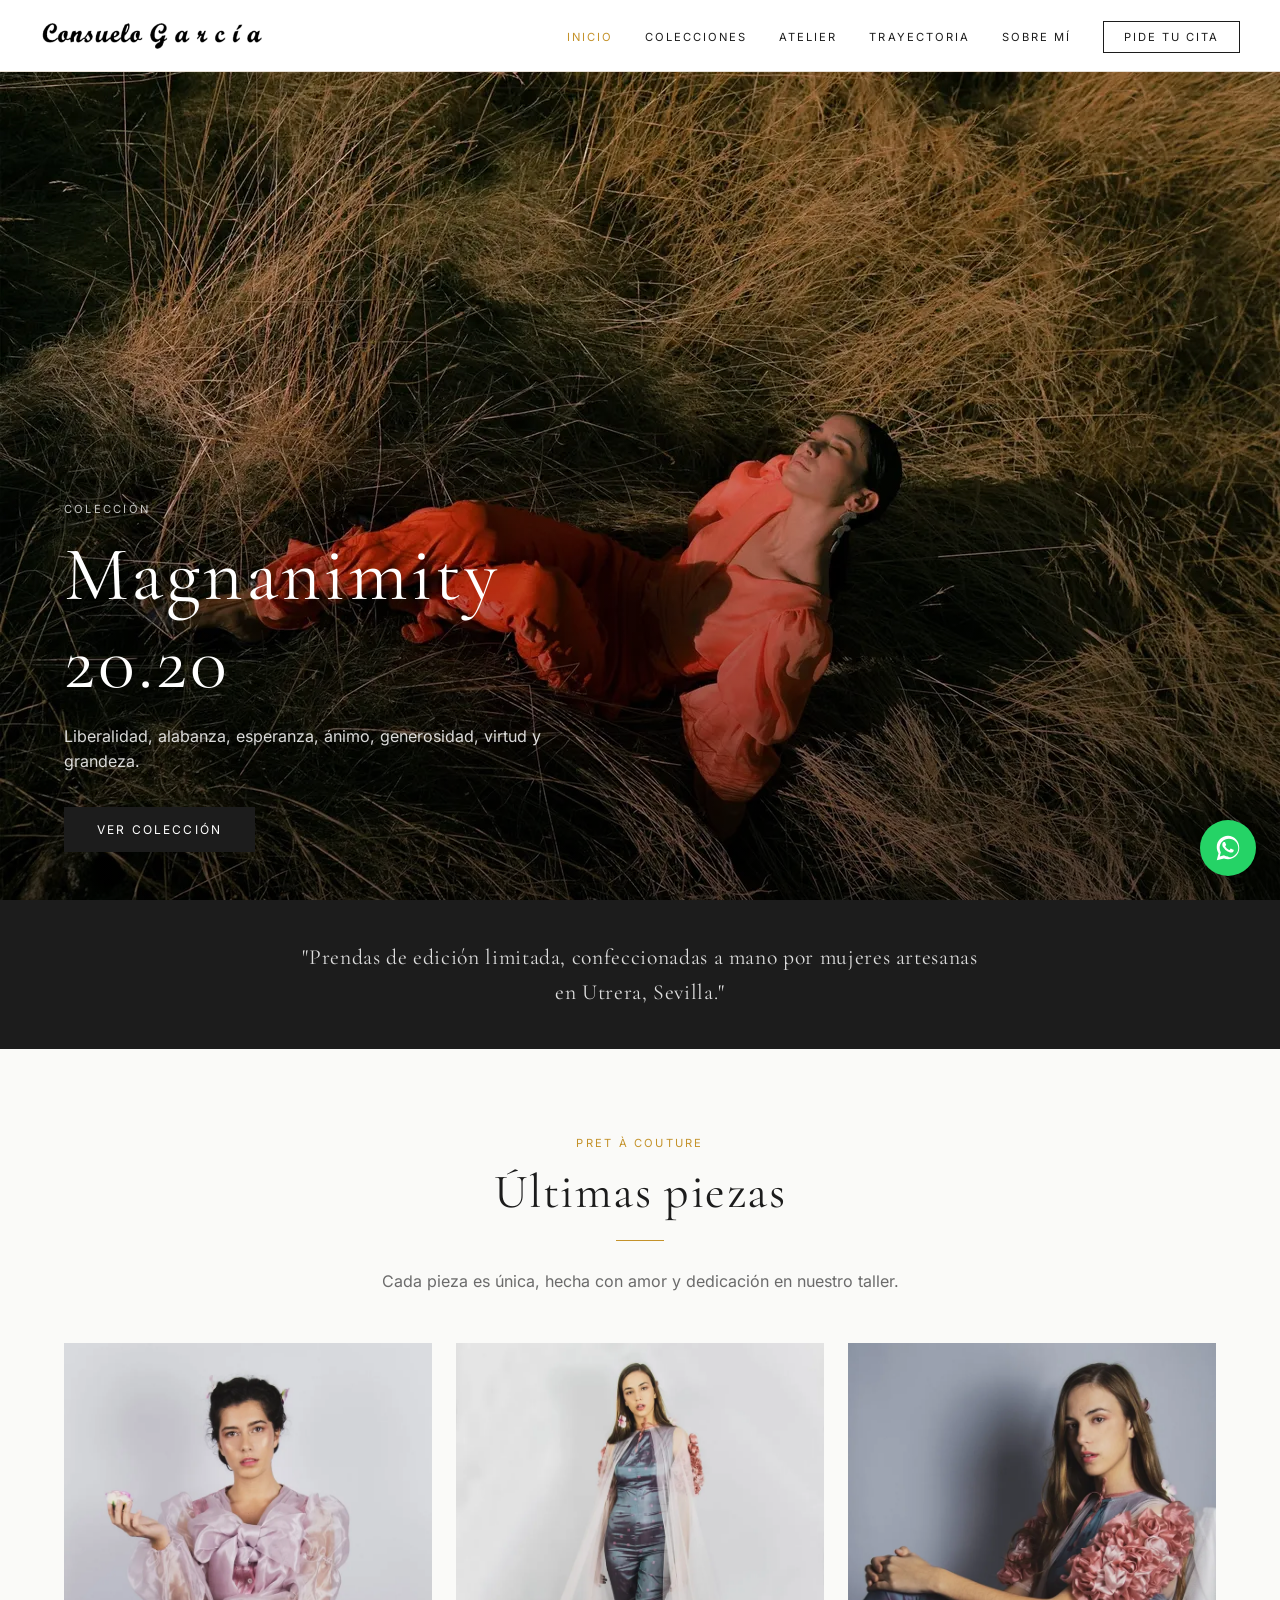
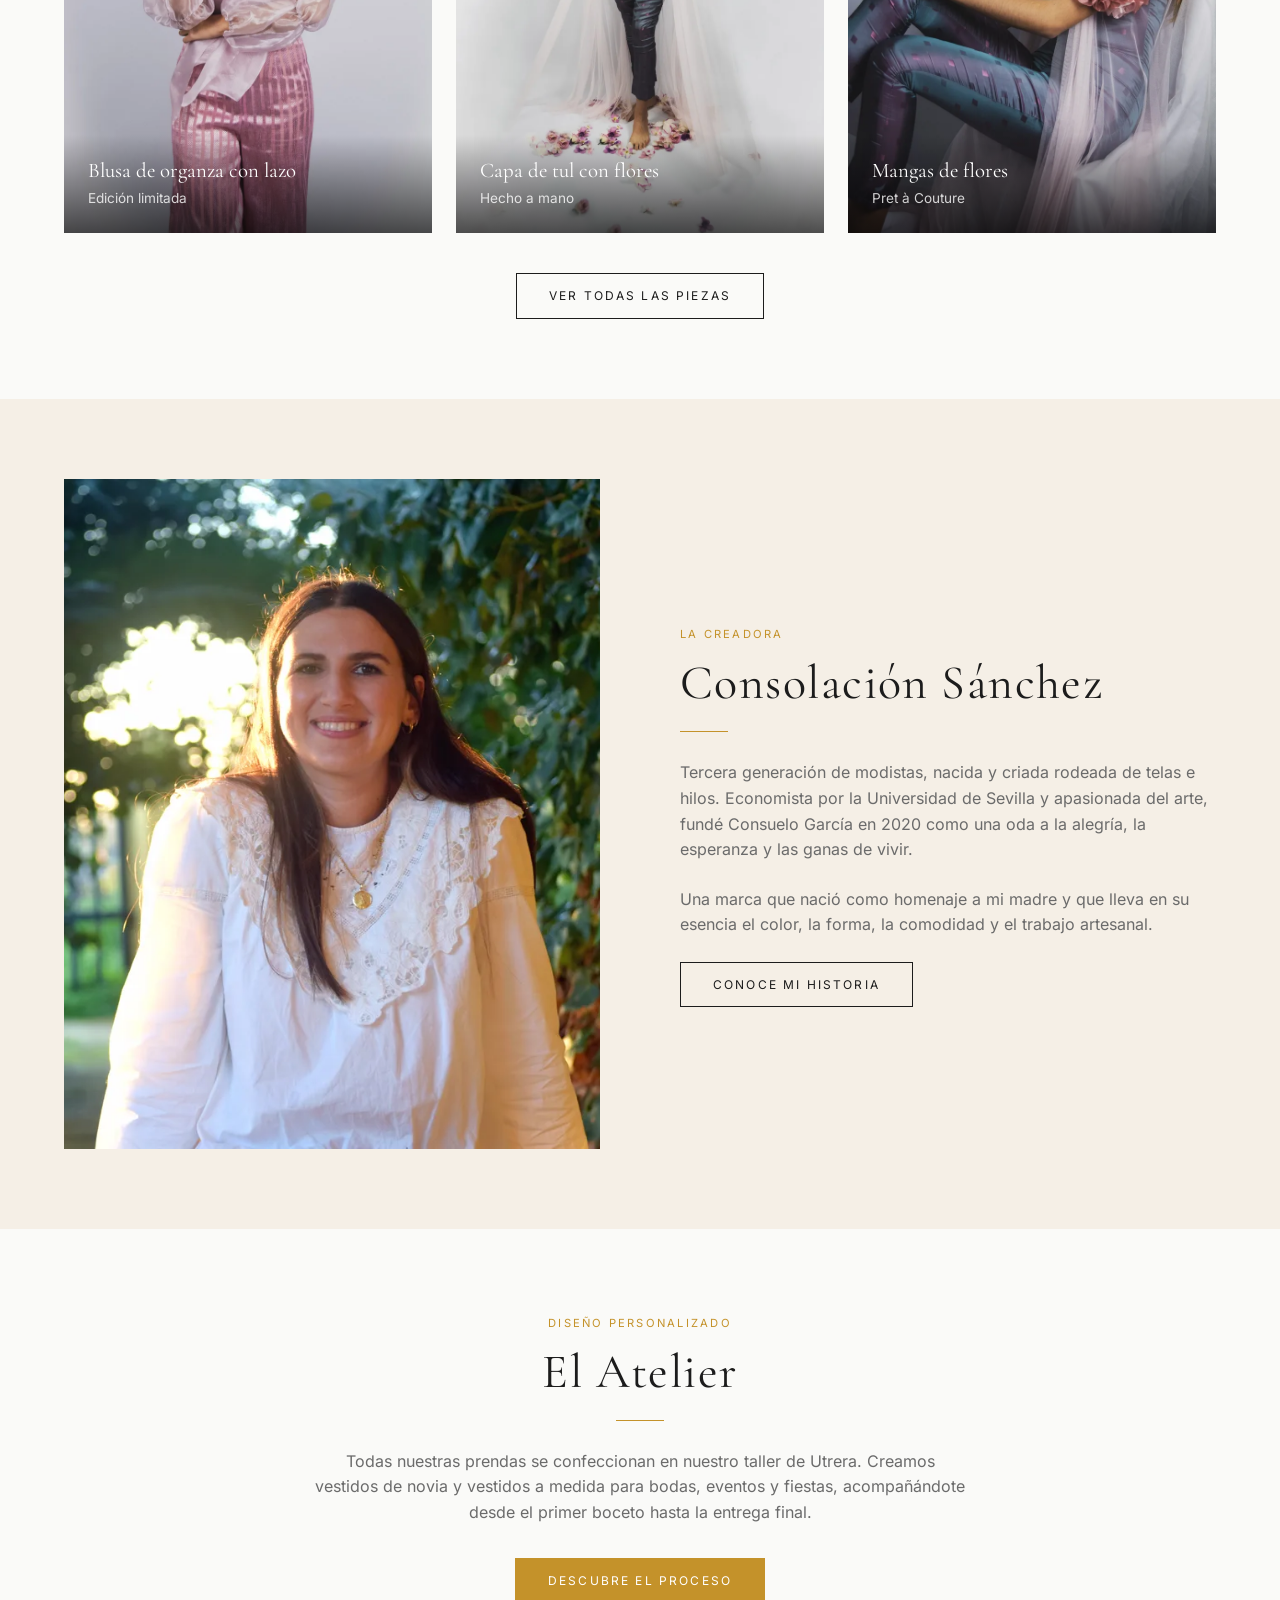
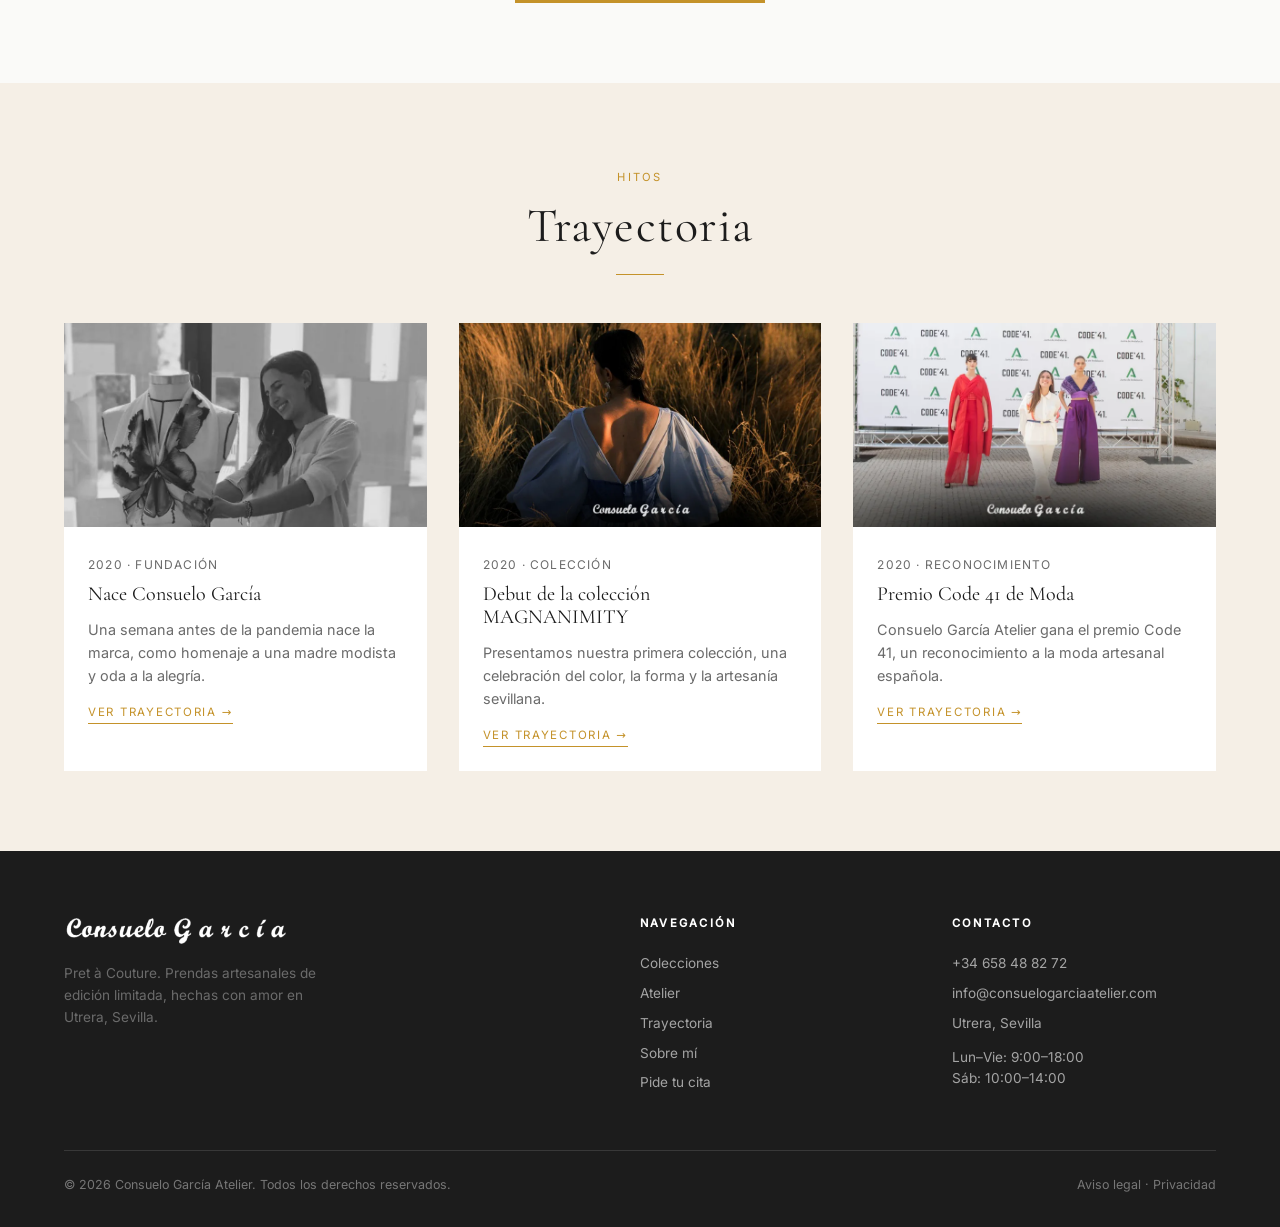
<file: index.html>
<!DOCTYPE html>
<html lang="es">
<head>
  <meta charset="UTF-8">
  <meta name="viewport" content="width=device-width, initial-scale=1.0">
  <title>Consuelo García Atelier — Vestidos de novia y a medida en Sevilla</title>
  <meta name="description" content="Atelier de moda artesanal en Utrera, Sevilla. Vestidos de novia y vestidos a medida para bodas, eventos y fiestas, y prendas de edición limitada confeccionadas a mano.">
  <link rel="icon" type="image/x-icon" href="images/favicon.ico">
  <link rel="icon" type="image/png" sizes="32x32" href="images/favicon.png">
  <link rel="apple-touch-icon" sizes="192x192" href="images/favicon-192.png">
  <meta property="og:type" content="website">
  <meta property="og:title" content="Consuelo García Atelier — Vestidos de novia y a medida en Sevilla">
  <meta property="og:description" content="Vestidos de novia y a medida para bodas, eventos y fiestas, y prendas de edición limitada hechas a mano en Utrera, Sevilla.">
  <meta property="og:image" content="https://consuelogarciaatelier.com/images/og-image.jpg">
  <meta property="og:url" content="https://consuelogarciaatelier.com/">
  <meta property="og:locale" content="es_ES">
  <meta property="og:site_name" content="Consuelo García Atelier">
  <meta name="twitter:card" content="summary_large_image">
  <link rel="canonical" href="https://consuelogarciaatelier.com/">
  <link rel="stylesheet" href="css/style.css?v=16">
  <script type="application/ld+json">
  {
    "@context": "https://schema.org",
    "@type": "ClothingStore",
    "name": "Consuelo García Atelier",
    "image": "https://consuelogarciaatelier.com/images/og-image.jpg",
    "url": "https://consuelogarciaatelier.com",
    "telephone": "+34658488272",
    "email": "info@consuelogarciaatelier.com",
    "description": "Atelier de moda artesanal en Utrera, Sevilla. Vestidos de novia y vestidos a medida para bodas, eventos y fiestas, y prendas de edición limitada confeccionadas a mano.",
    "areaServed": "Sevilla",
    "address": {
      "@type": "PostalAddress",
      "addressLocality": "Utrera",
      "addressRegion": "Sevilla",
      "addressCountry": "ES"
    },
    "openingHoursSpecification": [
      {
        "@type": "OpeningHoursSpecification",
        "dayOfWeek": ["Monday","Tuesday","Wednesday","Thursday","Friday"],
        "opens": "09:00",
        "closes": "18:00"
      },
      {
        "@type": "OpeningHoursSpecification",
        "dayOfWeek": "Saturday",
        "opens": "10:00",
        "closes": "14:00"
      }
    ],
    "sameAs": [
      "https://instagram.com/consuelo.g.a.r.c.i.a"
    ]
  }
  </script>
</head>
<body>

  <!-- HEADER -->
  <header class="site-header">
    <nav class="nav container">
      <a href="/" class="nav__logo"><img src="images/logo.webp" alt="Consuelo García Atelier" width="160" height="23"></a>
      <button class="nav__toggle" aria-label="Menú" aria-expanded="false">
        <span></span><span></span><span></span>
      </button>
      <ul class="nav__links">
        <li><a href="/" class="active">Inicio</a></li>
        <li><a href="/colecciones">Colecciones</a></li>
        <li><a href="/atelier">Atelier</a></li>
        <li><a href="/trayectoria">Trayectoria</a></li>
        <li><a href="/sobre-mi">Sobre mí</a></li>
        <li><a href="/contacto" class="nav__cta">Pide tu cita</a></li>
      </ul>
    </nav>
  </header>

  <!-- HERO -->
  <h1 class="sr-only">Consuelo García Atelier: vestidos de novia, vestidos a medida y moda artesanal en Utrera, Sevilla</h1>

  <section class="hero">
    <img class="hero__img" src="images/hero.webp" srcset="images/hero-768.webp 768w, images/hero-1280.webp 1280w, images/hero.webp 1920w" sizes="100vw" alt="Colección MAGNANIMITY — Consuelo García Atelier" fetchpriority="high" width="1920" height="1280">
    <div class="hero__overlay"></div>
    <div class="hero__content">
      <span class="label">Colección</span>
      <h2 class="hero__title">Magnanimity<br>20.20</h2>
      <p>Liberalidad, alabanza, esperanza, ánimo, generosidad, virtud y grandeza.</p>
      <a href="/colecciones" class="btn btn--dark">Ver colección</a>
    </div>
  </section>

  <!-- INTRO STRIP -->
  <div class="intro-strip">
    <p>"Prendas de edición limitada, confeccionadas a mano por mujeres artesanas en Utrera, Sevilla."</p>
  </div>

  <!-- COLECCIONES DESTACADAS -->
  <section class="section">
    <div class="container">
      <div class="text-center section-head">
        <span class="label">Pret à Couture</span>
        <h2>Últimas piezas</h2>
        <div class="divider"></div>
        <p>Cada pieza es única, hecha con amor y dedicación en nuestro taller.</p>
      </div>
      <div class="collections-grid">
        <a class="collection-card" href="images/galeria-1.webp" data-lightbox>
          <img src="images/galeria-1.webp" alt="Blusa de organza lila con lazo y mangas abullonadas, con pantalón rosa de rayas" loading="lazy" width="800" height="1200">
          <div class="collection-card__info">
            <h3>Blusa de organza con lazo</h3>
            <p>Edición limitada</p>
          </div>
        </a>
        <a class="collection-card" href="images/galeria-2.webp" data-lightbox>
          <img src="images/galeria-2.webp" alt="Capa larga de tul rosa con mangas de flores sobre mono tornasolado" loading="lazy" width="800" height="1200">
          <div class="collection-card__info">
            <h3>Capa de tul con flores</h3>
            <p>Hecho a mano</p>
          </div>
        </a>
        <a class="collection-card" href="images/galeria-3.webp" data-lightbox>
          <img src="images/galeria-3.webp" alt="Detalle de las mangas de flores de la capa de tul" loading="lazy" width="800" height="1200">
          <div class="collection-card__info">
            <h3>Mangas de flores</h3>
            <p>Pret à Couture</p>
          </div>
        </a>
      </div>
      <div class="text-center mt-2-5">
        <a href="/colecciones" class="btn btn--outline">Ver todas las piezas</a>
      </div>
    </div>
  </section>

  <!-- SOBRE MÍ TEASER -->
  <section class="section section--cream">
    <div class="container">
      <div class="about-split">
        <div class="about-split__img">
          <img src="images/consuelo.webp" alt="Consolación Sánchez, fundadora de Consuelo García Atelier" loading="lazy" width="1200" height="800">
        </div>
        <div class="about-split__text">
          <span class="label">La creadora</span>
          <h2>Consolación Sánchez</h2>
          <div class="divider divider--left"></div>
          <p>Tercera generación de modistas, nacida y criada rodeada de telas e hilos. Economista por la Universidad de Sevilla y apasionada del arte, fundé Consuelo García en 2020 como una oda a la alegría, la esperanza y las ganas de vivir.</p>
          <p>Una marca que nació como homenaje a mi madre y que lleva en su esencia el color, la forma, la comodidad y el trabajo artesanal.</p>
          <a href="/sobre-mi" class="btn btn--outline">Conoce mi historia</a>
        </div>
      </div>
    </div>
  </section>

  <!-- ATELIER TEASER -->
  <section class="section">
    <div class="container text-center">
      <span class="label">Diseño personalizado</span>
      <h2>El Atelier</h2>
      <div class="divider"></div>
      <p>Todas nuestras prendas se confeccionan en nuestro taller de Utrera. Creamos vestidos de novia y vestidos a medida para bodas, eventos y fiestas, acompañándote desde el primer boceto hasta la entrega final.</p>
      <a href="/atelier" class="btn btn--accent mt-2">Descubre el proceso</a>
    </div>
  </section>

  <!-- TRAYECTORIA -->
  <section class="section section--cream">
    <div class="container">
      <div class="text-center section-head">
        <span class="label">Hitos</span>
        <h2>Trayectoria</h2>
        <div class="divider"></div>
      </div>
      <div class="blog-grid">
        <article class="blog-card">
          <div class="blog-card__img blog-card__img--head">
            <img src="images/atelier.webp" alt="Taller de costura de Consuelo García Atelier en Utrera" loading="lazy" width="796" height="1507">
          </div>
          <div class="blog-card__body">
            <span class="blog-card__date">2020 · Fundación</span>
            <h3>Nace Consuelo García</h3>
            <p>Una semana antes de la pandemia nace la marca, como homenaje a una madre modista y oda a la alegría.</p>
            <a href="/trayectoria#nacimiento" class="blog-card__link">Ver trayectoria →</a>
          </div>
        </article>
        <article class="blog-card">
          <div class="blog-card__img">
            <img src="images/coleccion-hero.webp" alt="Colección MAGNANIMITY" loading="lazy" width="1000" height="600">
          </div>
          <div class="blog-card__body">
            <span class="blog-card__date">2020 · Colección</span>
            <h3>Debut de la colección MAGNANIMITY</h3>
            <p>Presentamos nuestra primera colección, una celebración del color, la forma y la artesanía sevillana.</p>
            <a href="/trayectoria#magnanimity" class="blog-card__link">Ver trayectoria →</a>
          </div>
        </article>
        <article class="blog-card">
          <div class="blog-card__img">
            <img src="images/blog-1.webp" alt="Premio Code 41 de Moda" loading="lazy" width="800" height="480">
          </div>
          <div class="blog-card__body">
            <span class="blog-card__date">2020 · Reconocimiento</span>
            <h3>Premio Code 41 de Moda</h3>
            <p>Consuelo García Atelier gana el premio Code 41, un reconocimiento a la moda artesanal española.</p>
            <a href="/trayectoria#premio-code-41" class="blog-card__link">Ver trayectoria →</a>
          </div>
        </article>
      </div>
    </div>
  </section>

  <!-- FOOTER -->
  <footer class="site-footer">
    <div class="container">
      <div class="footer-grid">
        <div class="footer-brand">
          <span class="nav__logo"><img src="images/logo.webp" alt="Consuelo García Atelier" width="180" height="26"></span>
          <p>Pret à Couture. Prendas artesanales de edición limitada, hechas con amor en Utrera, Sevilla.</p>
        </div>
        <div class="footer-col">
          <h5>Navegación</h5>
          <a href="/colecciones">Colecciones</a>
          <a href="/atelier">Atelier</a>
          <a href="/trayectoria">Trayectoria</a>
          <a href="/sobre-mi">Sobre mí</a>
          <a href="/contacto">Pide tu cita</a>
        </div>
        <div class="footer-col">
          <h5>Contacto</h5>
          <a href="tel:+34658488272">+34 658 48 82 72</a>
          <a href="mailto:info@consuelogarciaatelier.com">info@consuelogarciaatelier.com</a>
          <p>Utrera, Sevilla</p>
          <p class="footer-hours">Lun–Vie: 9:00–18:00<br>Sáb: 10:00–14:00</p>
        </div>
      </div>
      <div class="footer-bottom">
        <span>© <span data-year>2026</span> Consuelo García Atelier. Todos los derechos reservados.</span>
        <span>
          <a href="/aviso-legal">Aviso legal</a> ·
          <a href="/privacidad">Privacidad</a>
        </span>
      </div>
    </div>
  </footer>

  <script>
    // Keep the footer copyright year current (static 2026 is the no-JS fallback)
    document.querySelectorAll('[data-year]').forEach(el => { el.textContent = new Date().getFullYear(); });
    const toggle = document.querySelector('.nav__toggle');
    const links = document.querySelector('.nav__links');
    toggle.addEventListener('click', () => {
      const open = links.classList.toggle('open');
      toggle.classList.toggle('open', open);
      toggle.setAttribute('aria-expanded', open);
    });
    links.querySelectorAll('a').forEach(a => a.addEventListener('click', () => {
      links.classList.remove('open');
      toggle.classList.remove('open');
      toggle.setAttribute('aria-expanded', false);
    }));
  </script>


  <!-- WhatsApp flotante -->
  <a class="wa-float" href="https://wa.me/34658488272?text=Hola%2C%20me%20gustar%C3%ADa%20pedir%20informaci%C3%B3n" target="_blank" rel="noopener" aria-label="Contactar por WhatsApp">
    <svg viewBox="0 0 32 32" xmlns="http://www.w3.org/2000/svg"><path d="M16.003 3C9.376 3 4 8.376 4 15.003c0 2.4.71 4.638 1.93 6.518L4 28.999l7.7-1.876a11.96 11.96 0 0 0 4.303.793c6.627 0 12.003-5.376 12.003-12.003C28.006 8.376 22.63 3 16.003 3zm0 21.992c-1.39 0-2.74-.345-3.928-.997l-.28-.157-4.578 1.115 1.137-4.405-.176-.292a9.943 9.943 0 0 1-1.114-4.253c0-5.49 4.467-9.957 9.957-9.957 5.49 0 9.957 4.467 9.957 9.957 0 5.49-4.467 9.989-9.975 9.989zm5.479-7.34c-.3-.15-1.78-.88-2.054-.98-.275-.1-.475-.15-.675.15-.2.3-.775.98-.95 1.18-.175.2-.35.225-.65.075-.3-.15-1.267-.466-2.413-1.487-.892-.795-1.495-1.776-1.671-2.077-.175-.3-.018-.462.132-.612.135-.135.3-.351.45-.526.15-.176.2-.3.3-.5.1-.2.05-.376-.025-.526-.075-.15-.675-1.625-.925-2.225-.244-.585-.493-.506-.675-.515l-.575-.011a1.108 1.108 0 0 0-.802.376c-.275.3-1.05 1.026-1.05 2.502 0 1.476 1.075 2.902 1.225 3.103.15.2 2.117 3.234 5.131 4.535.717.31 1.276.495 1.712.633.72.229 1.375.197 1.893.12.578-.087 1.78-.728 2.03-1.43.25-.701.25-1.302.175-1.428-.075-.126-.275-.2-.575-.351z"/></svg>
  </a>

  <script src="js/lightbox.js?v=1" defer></script>
</body>
</html>
</file>
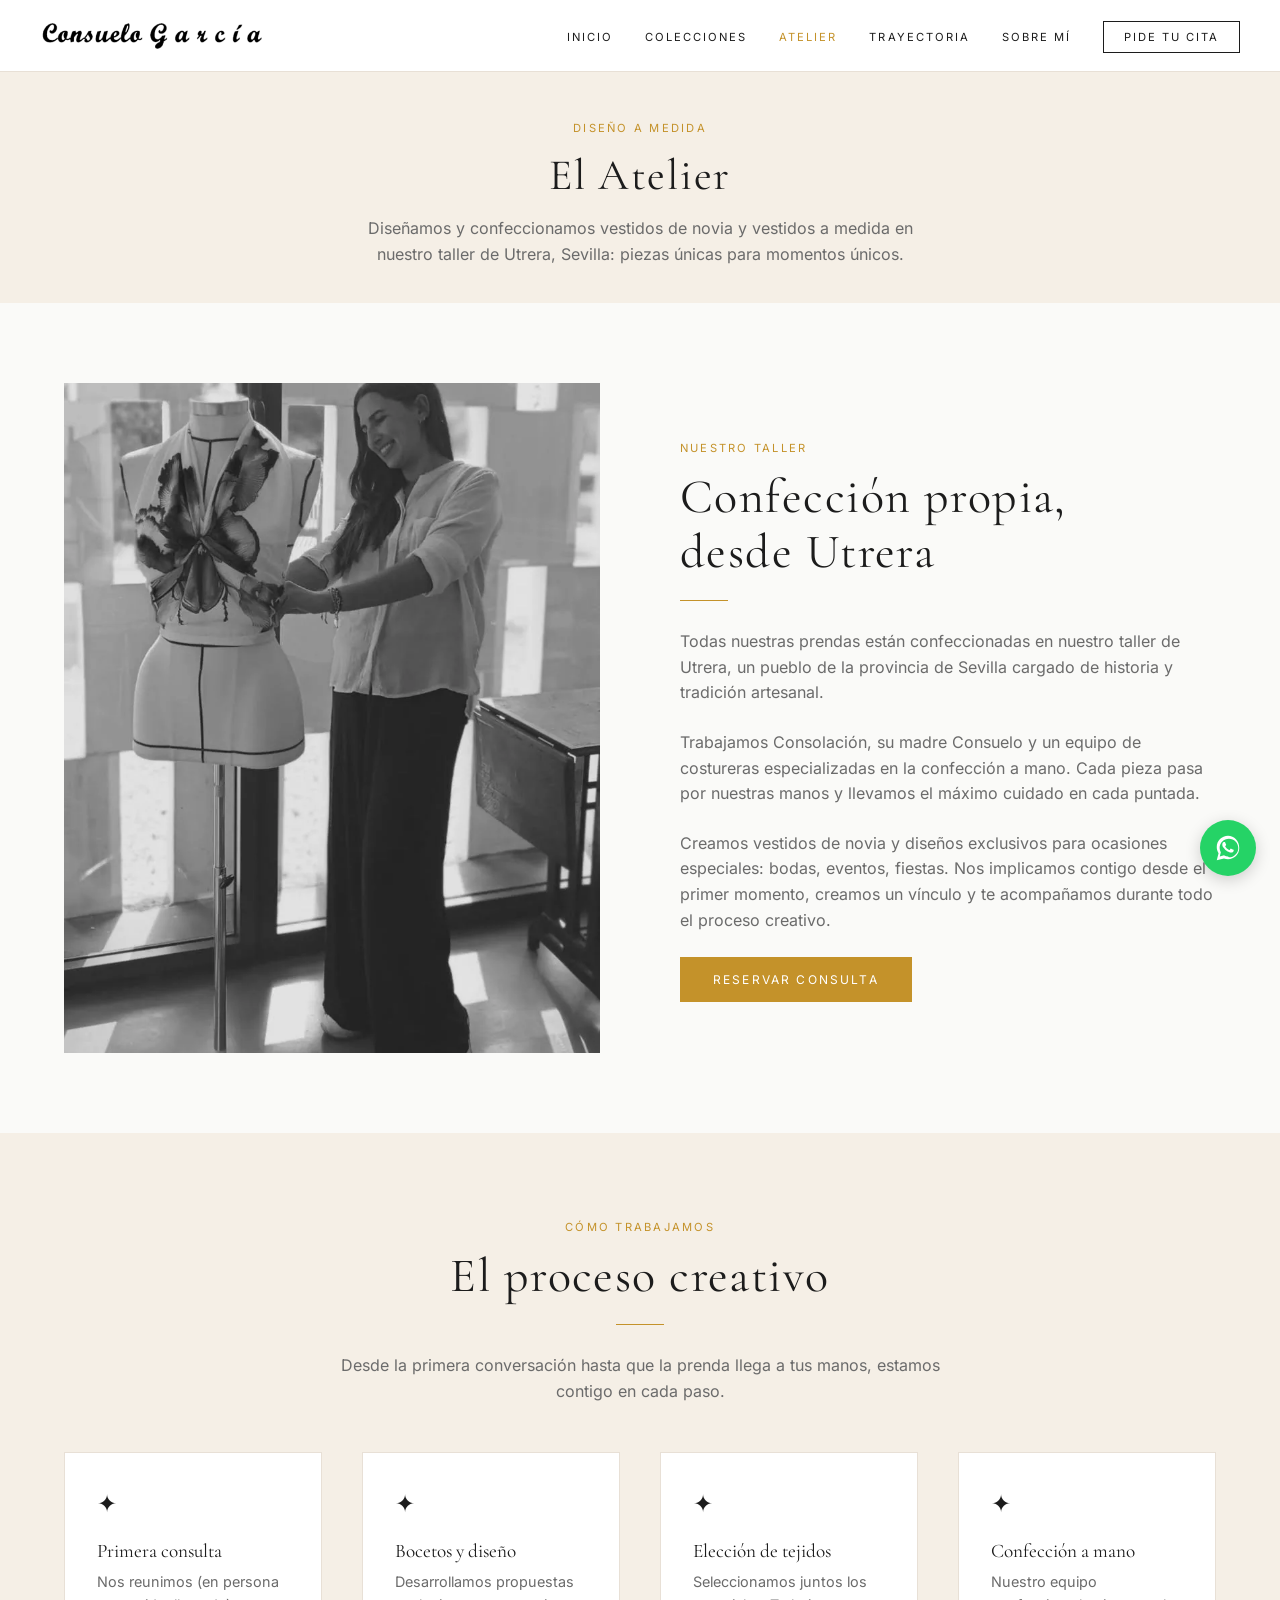
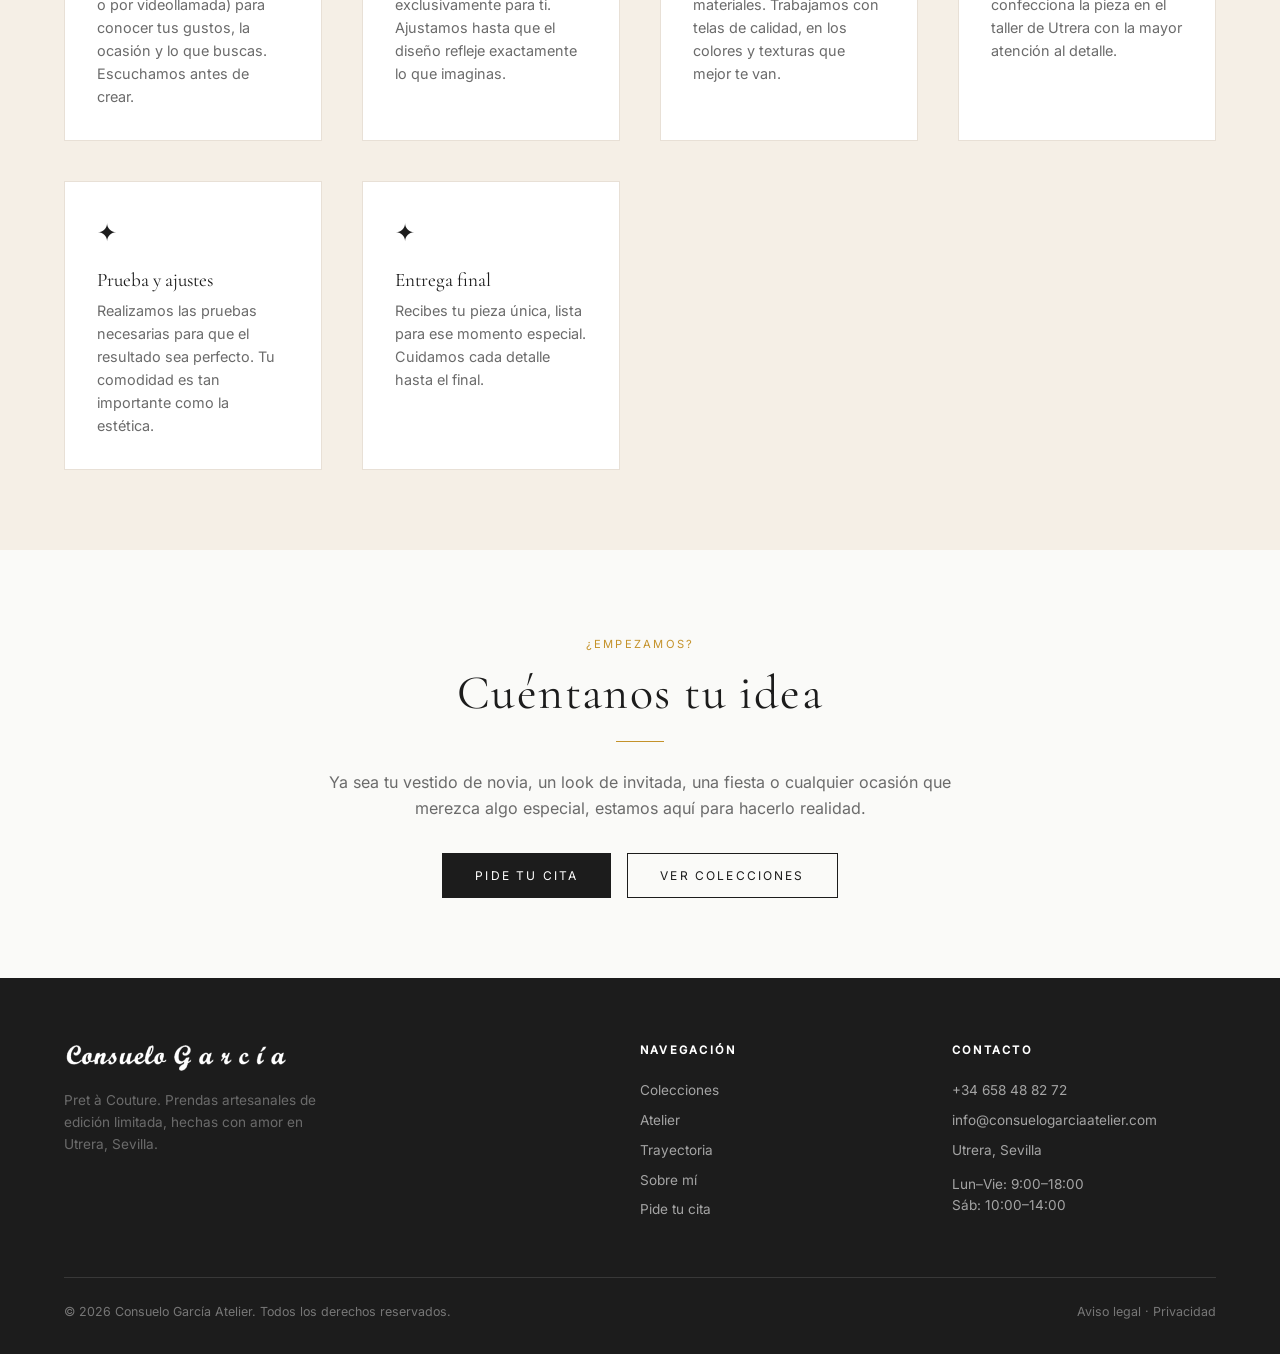
<file: atelier.html>
<!DOCTYPE html>
<html lang="es">
<head>
  <meta charset="UTF-8">
  <meta name="viewport" content="width=device-width, initial-scale=1.0">
  <title>Vestidos de novia y a medida en Sevilla — Consuelo García Atelier</title>
  <meta name="description" content="Diseñamos y confeccionamos a mano vestidos de novia y vestidos a medida para bodas, eventos y fiestas en nuestro taller de Utrera, Sevilla.">
  <link rel="icon" type="image/x-icon" href="images/favicon.ico">
  <link rel="icon" type="image/png" sizes="32x32" href="images/favicon.png">
  <link rel="apple-touch-icon" sizes="192x192" href="images/favicon-192.png">
  <meta property="og:type" content="website">
  <meta property="og:title" content="Vestidos de novia y a medida en Sevilla — Consuelo García Atelier">
  <meta property="og:description" content="Vestidos de novia y a medida para bodas, eventos y fiestas, confeccionados a mano en nuestro taller de Utrera, Sevilla.">
  <meta property="og:image" content="https://consuelogarciaatelier.com/images/og-image.jpg">
  <meta property="og:url" content="https://consuelogarciaatelier.com/atelier">
  <meta property="og:locale" content="es_ES">
  <meta property="og:site_name" content="Consuelo García Atelier">
  <meta name="twitter:card" content="summary_large_image">
  <link rel="canonical" href="https://consuelogarciaatelier.com/atelier">
  <link rel="stylesheet" href="css/style.css?v=16">
</head>
<body>

  <header class="site-header">
    <nav class="nav container">
      <a href="/" class="nav__logo"><img src="images/logo.webp" alt="Consuelo García Atelier" width="160" height="23"></a>
      <button class="nav__toggle" aria-label="Menú" aria-expanded="false">
        <span></span><span></span><span></span>
      </button>
      <ul class="nav__links">
        <li><a href="/">Inicio</a></li>
        <li><a href="/colecciones">Colecciones</a></li>
        <li><a href="/atelier" class="active">Atelier</a></li>
        <li><a href="/trayectoria">Trayectoria</a></li>
        <li><a href="/sobre-mi">Sobre mí</a></li>
        <li><a href="/contacto" class="nav__cta">Pide tu cita</a></li>
      </ul>
    </nav>
  </header>

  <div class="page-hero">
    <div class="container">
      <span class="label">Diseño a medida</span>
      <h1>El Atelier</h1>
      <p class="page-hero__intro">Diseñamos y confeccionamos vestidos de novia y vestidos a medida en nuestro taller de Utrera, Sevilla: piezas únicas para momentos únicos.</p>
    </div>
  </div>

  <section class="section">
    <div class="container">
      <div class="about-split">
        <div class="about-split__img">
          <img src="images/atelier.webp" alt="Taller de costura — Consuelo García Atelier" loading="lazy" width="796" height="1507">
        </div>
        <div class="about-split__text">
          <span class="label">Nuestro taller</span>
          <h2>Confección propia,<br>desde Utrera</h2>
          <div class="divider divider--left"></div>
          <p>Todas nuestras prendas están confeccionadas en nuestro taller de Utrera, un pueblo de la provincia de Sevilla cargado de historia y tradición artesanal.</p>
          <p>Trabajamos Consolación, su madre Consuelo y un equipo de costureras especializadas en la confección a mano. Cada pieza pasa por nuestras manos y llevamos el máximo cuidado en cada puntada.</p>
          <p>Creamos vestidos de novia y diseños exclusivos para ocasiones especiales: bodas, eventos, fiestas. Nos implicamos contigo desde el primer momento, creamos un vínculo y te acompañamos durante todo el proceso creativo.</p>
          <a href="/contacto" class="btn btn--accent">Reservar consulta</a>
        </div>
      </div>
    </div>
  </section>

  <section class="section section--cream">
    <div class="container">
      <div class="text-center section-head">
        <span class="label">Cómo trabajamos</span>
        <h2>El proceso creativo</h2>
        <div class="divider"></div>
        <p>Desde la primera conversación hasta que la prenda llega a tus manos, estamos contigo en cada paso.</p>
      </div>
      <div class="atelier-features">
        <div class="feature">
          <div class="feature__icon">✦</div>
          <h4>Primera consulta</h4>
          <p>Nos reunimos (en persona o por videollamada) para conocer tus gustos, la ocasión y lo que buscas. Escuchamos antes de crear.</p>
        </div>
        <div class="feature">
          <div class="feature__icon">✦</div>
          <h4>Bocetos y diseño</h4>
          <p>Desarrollamos propuestas exclusivamente para ti. Ajustamos hasta que el diseño refleje exactamente lo que imaginas.</p>
        </div>
        <div class="feature">
          <div class="feature__icon">✦</div>
          <h4>Elección de tejidos</h4>
          <p>Seleccionamos juntos los materiales. Trabajamos con telas de calidad, en los colores y texturas que mejor te van.</p>
        </div>
        <div class="feature">
          <div class="feature__icon">✦</div>
          <h4>Confección a mano</h4>
          <p>Nuestro equipo confecciona la pieza en el taller de Utrera con la mayor atención al detalle.</p>
        </div>
        <div class="feature">
          <div class="feature__icon">✦</div>
          <h4>Prueba y ajustes</h4>
          <p>Realizamos las pruebas necesarias para que el resultado sea perfecto. Tu comodidad es tan importante como la estética.</p>
        </div>
        <div class="feature">
          <div class="feature__icon">✦</div>
          <h4>Entrega final</h4>
          <p>Recibes tu pieza única, lista para ese momento especial. Cuidamos cada detalle hasta el final.</p>
        </div>
      </div>
    </div>
  </section>

  <section class="section">
    <div class="container text-center">
      <span class="label">¿Empezamos?</span>
      <h2>Cuéntanos tu idea</h2>
      <div class="divider"></div>
      <p>Ya sea tu vestido de novia, un look de invitada, una fiesta o cualquier ocasión que merezca algo especial, estamos aquí para hacerlo realidad.</p>
      <div class="btn-group">
        <a href="/contacto" class="btn btn--dark">Pide tu cita</a>
        <a href="/colecciones" class="btn btn--outline">Ver colecciones</a>
      </div>
    </div>
  </section>

  <footer class="site-footer">
    <div class="container">
      <div class="footer-grid">
        <div class="footer-brand">
          <span class="nav__logo"><img src="images/logo.webp" alt="Consuelo García Atelier" width="180" height="26"></span>
          <p>Pret à Couture. Prendas artesanales de edición limitada, hechas con amor en Utrera, Sevilla.</p>
        </div>
        <div class="footer-col">
          <h5>Navegación</h5>
          <a href="/colecciones">Colecciones</a>
          <a href="/atelier">Atelier</a>
          <a href="/trayectoria">Trayectoria</a>
          <a href="/sobre-mi">Sobre mí</a>
          <a href="/contacto">Pide tu cita</a>
        </div>
        <div class="footer-col">
          <h5>Contacto</h5>
          <a href="tel:+34658488272">+34 658 48 82 72</a>
          <a href="mailto:info@consuelogarciaatelier.com">info@consuelogarciaatelier.com</a>
          <p>Utrera, Sevilla</p>
          <p class="footer-hours">Lun–Vie: 9:00–18:00<br>Sáb: 10:00–14:00</p>
        </div>
      </div>
      <div class="footer-bottom">
        <span>© <span data-year>2026</span> Consuelo García Atelier. Todos los derechos reservados.</span>
        <span>
          <a href="/aviso-legal">Aviso legal</a> ·
          <a href="/privacidad">Privacidad</a>
        </span>
      </div>
    </div>
  </footer>

  <script>
    // Keep the footer copyright year current (static 2026 is the no-JS fallback)
    document.querySelectorAll('[data-year]').forEach(el => { el.textContent = new Date().getFullYear(); });
    const toggle = document.querySelector('.nav__toggle');
    const links = document.querySelector('.nav__links');
    toggle.addEventListener('click', () => {
      const open = links.classList.toggle('open');
      toggle.classList.toggle('open', open);
      toggle.setAttribute('aria-expanded', open);
    });
    links.querySelectorAll('a').forEach(a => a.addEventListener('click', () => {
      links.classList.remove('open');
      toggle.classList.remove('open');
      toggle.setAttribute('aria-expanded', false);
    }));
  </script>


  <!-- WhatsApp flotante -->
  <a class="wa-float" href="https://wa.me/34658488272?text=Hola%2C%20me%20gustar%C3%ADa%20pedir%20informaci%C3%B3n" target="_blank" rel="noopener" aria-label="Contactar por WhatsApp">
    <svg viewBox="0 0 32 32" xmlns="http://www.w3.org/2000/svg"><path d="M16.003 3C9.376 3 4 8.376 4 15.003c0 2.4.71 4.638 1.93 6.518L4 28.999l7.7-1.876a11.96 11.96 0 0 0 4.303.793c6.627 0 12.003-5.376 12.003-12.003C28.006 8.376 22.63 3 16.003 3zm0 21.992c-1.39 0-2.74-.345-3.928-.997l-.28-.157-4.578 1.115 1.137-4.405-.176-.292a9.943 9.943 0 0 1-1.114-4.253c0-5.49 4.467-9.957 9.957-9.957 5.49 0 9.957 4.467 9.957 9.957 0 5.49-4.467 9.989-9.975 9.989zm5.479-7.34c-.3-.15-1.78-.88-2.054-.98-.275-.1-.475-.15-.675.15-.2.3-.775.98-.95 1.18-.175.2-.35.225-.65.075-.3-.15-1.267-.466-2.413-1.487-.892-.795-1.495-1.776-1.671-2.077-.175-.3-.018-.462.132-.612.135-.135.3-.351.45-.526.15-.176.2-.3.3-.5.1-.2.05-.376-.025-.526-.075-.15-.675-1.625-.925-2.225-.244-.585-.493-.506-.675-.515l-.575-.011a1.108 1.108 0 0 0-.802.376c-.275.3-1.05 1.026-1.05 2.502 0 1.476 1.075 2.902 1.225 3.103.15.2 2.117 3.234 5.131 4.535.717.31 1.276.495 1.712.633.72.229 1.375.197 1.893.12.578-.087 1.78-.728 2.03-1.43.25-.701.25-1.302.175-1.428-.075-.126-.275-.2-.575-.351z"/></svg>
  </a>

</body>
</html>
</file>
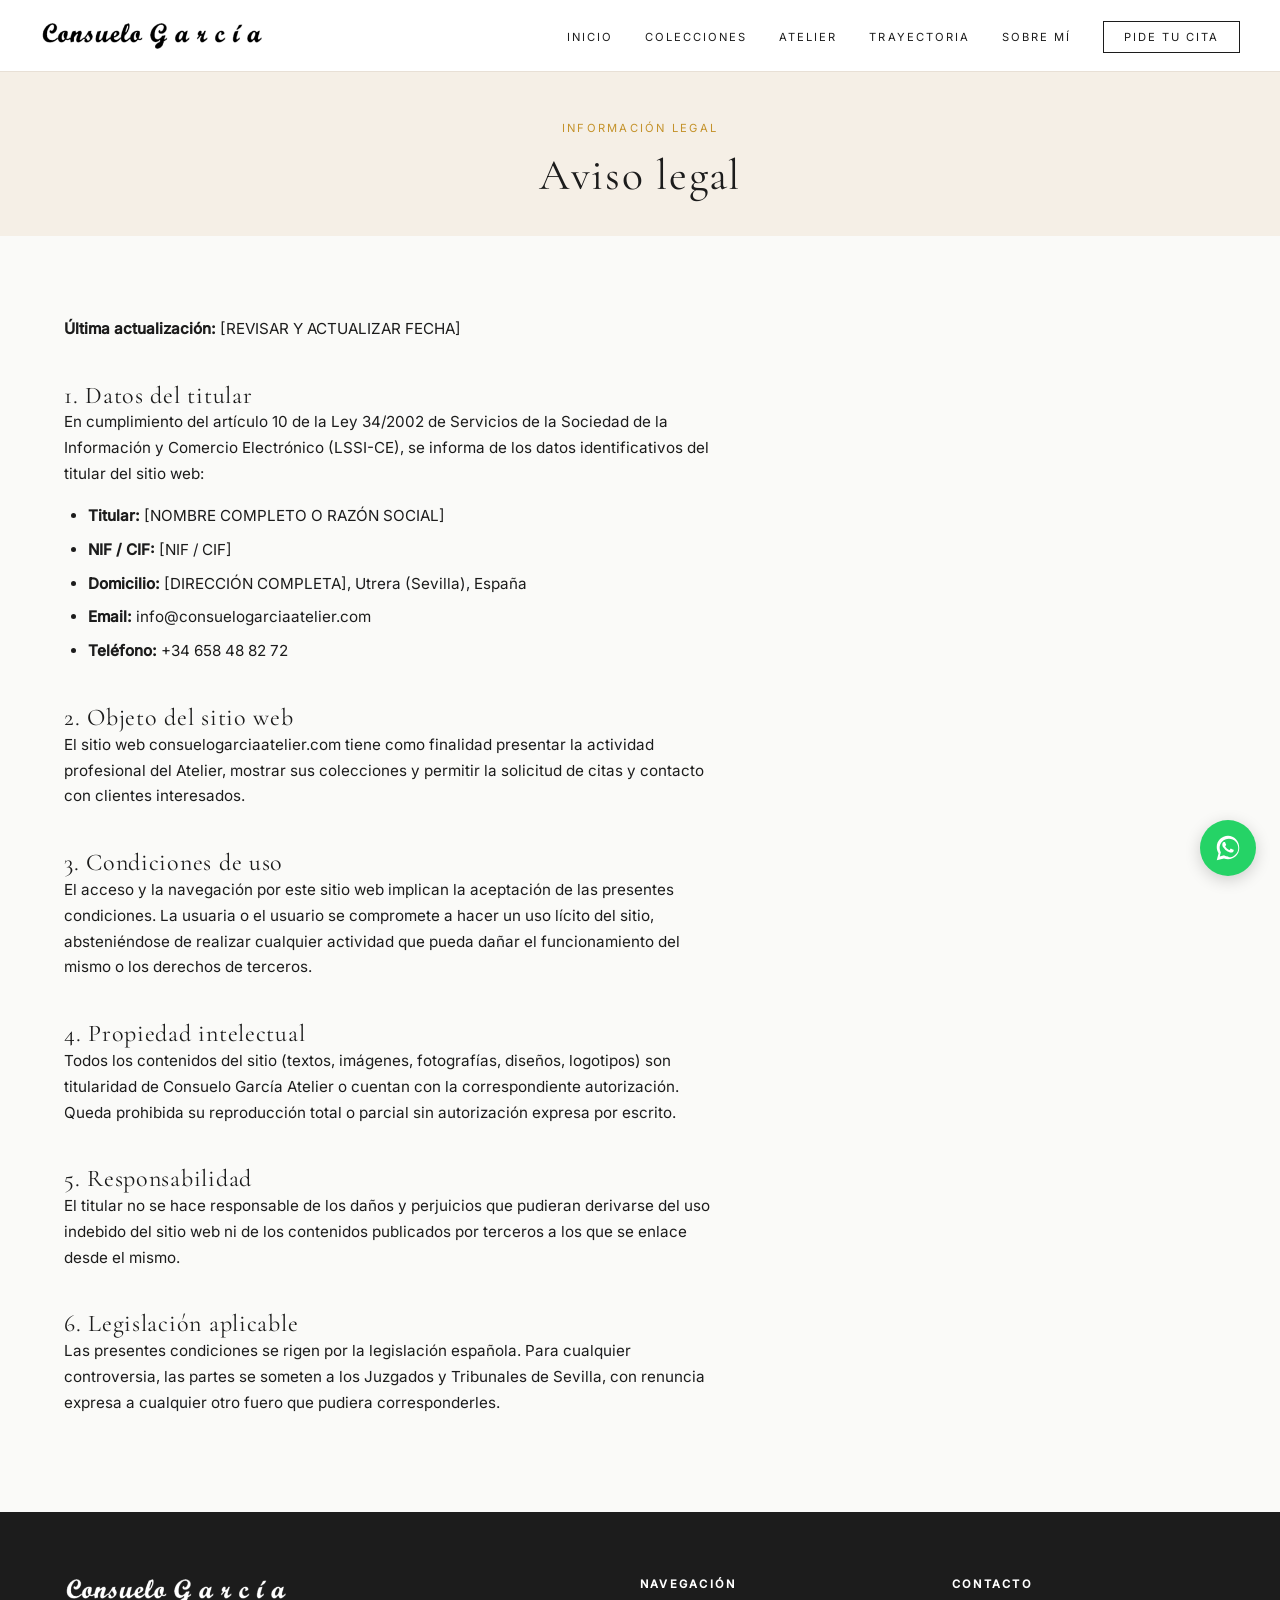
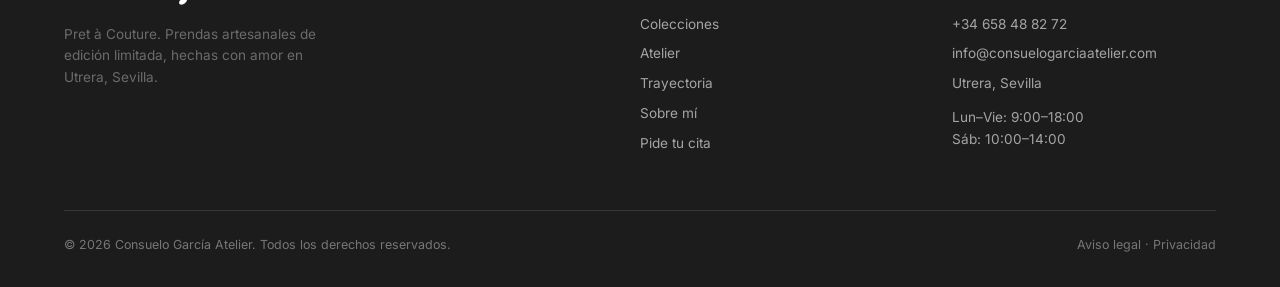
<file: aviso-legal.html>
<!DOCTYPE html>
<html lang="es">
<head>
  <meta charset="UTF-8">
  <meta name="viewport" content="width=device-width, initial-scale=1.0">
  <title>Aviso legal — Consuelo García Atelier</title>
  <meta name="description" content="Aviso legal de Consuelo García Atelier. Información sobre el titular del sitio web y condiciones de uso.">
  <meta name="robots" content="noindex">
  <link rel="icon" type="image/x-icon" href="images/favicon.ico">
  <link rel="icon" type="image/png" sizes="32x32" href="images/favicon.png">
  <link rel="stylesheet" href="css/style.css?v=16">
  <style>
    .legal { max-width: 760px; }
    .legal h2 { margin-top: 2.5rem; font-size: 1.5rem; }
    .legal h3 { margin-top: 1.5rem; font-size: 1.1rem; font-family: var(--body); font-weight: 500; text-transform: uppercase; letter-spacing: 0.1em; }
    .legal p, .legal li { font-size: 0.95rem; color: var(--text); margin-bottom: 1rem; line-height: 1.7; }
    .legal ul { padding-left: 1.5rem; }
    .legal ul li { margin-bottom: 0.5rem; list-style: disc; }
  </style>
</head>
<body>

  <header class="site-header">
    <nav class="nav container">
      <a href="/" class="nav__logo"><img src="images/logo.webp" alt="Consuelo García Atelier" width="160" height="23"></a>
      <button class="nav__toggle" aria-label="Menú" aria-expanded="false"><span></span><span></span><span></span></button>
      <ul class="nav__links">
        <li><a href="/">Inicio</a></li>
        <li><a href="/colecciones">Colecciones</a></li>
        <li><a href="/atelier">Atelier</a></li>
        <li><a href="/trayectoria">Trayectoria</a></li>
        <li><a href="/sobre-mi">Sobre mí</a></li>
        <li><a href="/contacto" class="nav__cta">Pide tu cita</a></li>
      </ul>
    </nav>
  </header>

  <div class="page-hero">
    <div class="container"><span class="label">Información legal</span><h1>Aviso legal</h1></div>
  </div>

  <section class="section">
    <div class="container">
      <div class="legal">

        <p><strong>Última actualización:</strong> [REVISAR Y ACTUALIZAR FECHA]</p>

        <h2>1. Datos del titular</h2>
        <p>En cumplimiento del artículo 10 de la Ley 34/2002 de Servicios de la Sociedad de la Información y Comercio Electrónico (LSSI-CE), se informa de los datos identificativos del titular del sitio web:</p>
        <ul>
          <li><strong>Titular:</strong> [NOMBRE COMPLETO O RAZÓN SOCIAL]</li>
          <li><strong>NIF / CIF:</strong> [NIF / CIF]</li>
          <li><strong>Domicilio:</strong> [DIRECCIÓN COMPLETA], Utrera (Sevilla), España</li>
          <li><strong>Email:</strong> info@consuelogarciaatelier.com</li>
          <li><strong>Teléfono:</strong> +34 658 48 82 72</li>
        </ul>

        <h2>2. Objeto del sitio web</h2>
        <p>El sitio web consuelogarciaatelier.com tiene como finalidad presentar la actividad profesional del Atelier, mostrar sus colecciones y permitir la solicitud de citas y contacto con clientes interesados.</p>

        <h2>3. Condiciones de uso</h2>
        <p>El acceso y la navegación por este sitio web implican la aceptación de las presentes condiciones. La usuaria o el usuario se compromete a hacer un uso lícito del sitio, absteniéndose de realizar cualquier actividad que pueda dañar el funcionamiento del mismo o los derechos de terceros.</p>

        <h2>4. Propiedad intelectual</h2>
        <p>Todos los contenidos del sitio (textos, imágenes, fotografías, diseños, logotipos) son titularidad de Consuelo García Atelier o cuentan con la correspondiente autorización. Queda prohibida su reproducción total o parcial sin autorización expresa por escrito.</p>

        <h2>5. Responsabilidad</h2>
        <p>El titular no se hace responsable de los daños y perjuicios que pudieran derivarse del uso indebido del sitio web ni de los contenidos publicados por terceros a los que se enlace desde el mismo.</p>

        <h2>6. Legislación aplicable</h2>
        <p>Las presentes condiciones se rigen por la legislación española. Para cualquier controversia, las partes se someten a los Juzgados y Tribunales de Sevilla, con renuncia expresa a cualquier otro fuero que pudiera corresponderles.</p>

      </div>
    </div>
  </section>

  <footer class="site-footer">
    <div class="container">
      <div class="footer-grid">
        <div class="footer-brand">
          <span class="nav__logo"><img src="images/logo.webp" alt="Consuelo García Atelier" width="180" height="26"></span>
          <p>Pret à Couture. Prendas artesanales de edición limitada, hechas con amor en Utrera, Sevilla.</p>
        </div>
        <div class="footer-col">
          <h5>Navegación</h5>
          <a href="/colecciones">Colecciones</a>
          <a href="/atelier">Atelier</a>
          <a href="/trayectoria">Trayectoria</a>
          <a href="/sobre-mi">Sobre mí</a>
          <a href="/contacto">Pide tu cita</a>
        </div>
        <div class="footer-col">
          <h5>Contacto</h5>
          <a href="tel:+34658488272">+34 658 48 82 72</a>
          <a href="mailto:info@consuelogarciaatelier.com">info@consuelogarciaatelier.com</a>
          <p>Utrera, Sevilla</p>
          <p class="footer-hours">Lun–Vie: 9:00–18:00<br>Sáb: 10:00–14:00</p>
        </div>
      </div>
      <div class="footer-bottom">
        <span>© <span data-year>2026</span> Consuelo García Atelier. Todos los derechos reservados.</span>
        <span>
          <a href="/aviso-legal">Aviso legal</a> ·
          <a href="/privacidad">Privacidad</a>
        </span>
      </div>
    </div>
  </footer>

  <a class="wa-float" href="https://wa.me/34658488272" target="_blank" rel="noopener" aria-label="Contactar por WhatsApp">
    <svg viewBox="0 0 32 32" xmlns="http://www.w3.org/2000/svg"><path d="M16.003 3C9.376 3 4 8.376 4 15.003c0 2.4.71 4.638 1.93 6.518L4 28.999l7.7-1.876a11.96 11.96 0 0 0 4.303.793c6.627 0 12.003-5.376 12.003-12.003C28.006 8.376 22.63 3 16.003 3zm0 21.992c-1.39 0-2.74-.345-3.928-.997l-.28-.157-4.578 1.115 1.137-4.405-.176-.292a9.943 9.943 0 0 1-1.114-4.253c0-5.49 4.467-9.957 9.957-9.957 5.49 0 9.957 4.467 9.957 9.957 0 5.49-4.467 9.989-9.975 9.989zm5.479-7.34c-.3-.15-1.78-.88-2.054-.98-.275-.1-.475-.15-.675.15-.2.3-.775.98-.95 1.18-.175.2-.35.225-.65.075-.3-.15-1.267-.466-2.413-1.487-.892-.795-1.495-1.776-1.671-2.077-.175-.3-.018-.462.132-.612.135-.135.3-.351.45-.526.15-.176.2-.3.3-.5.1-.2.05-.376-.025-.526-.075-.15-.675-1.625-.925-2.225-.244-.585-.493-.506-.675-.515l-.575-.011a1.108 1.108 0 0 0-.802.376c-.275.3-1.05 1.026-1.05 2.502 0 1.476 1.075 2.902 1.225 3.103.15.2 2.117 3.234 5.131 4.535.717.31 1.276.495 1.712.633.72.229 1.375.197 1.893.12.578-.087 1.78-.728 2.03-1.43.25-.701.25-1.302.175-1.428-.075-.126-.275-.2-.575-.351z"/></svg>
  </a>

  <script>
    // Keep the footer copyright year current (static 2026 is the no-JS fallback)
    document.querySelectorAll('[data-year]').forEach(el => { el.textContent = new Date().getFullYear(); });
    const toggle = document.querySelector('.nav__toggle');
    const links = document.querySelector('.nav__links');
    toggle.addEventListener('click', () => {
      const open = links.classList.toggle('open');
      toggle.classList.toggle('open', open);
      toggle.setAttribute('aria-expanded', open);
    });
    links.querySelectorAll('a').forEach(a => a.addEventListener('click', () => {
      links.classList.remove('open');
      toggle.classList.remove('open');
      toggle.setAttribute('aria-expanded', false);
    }));
  </script>

</body>
</html>
</file>
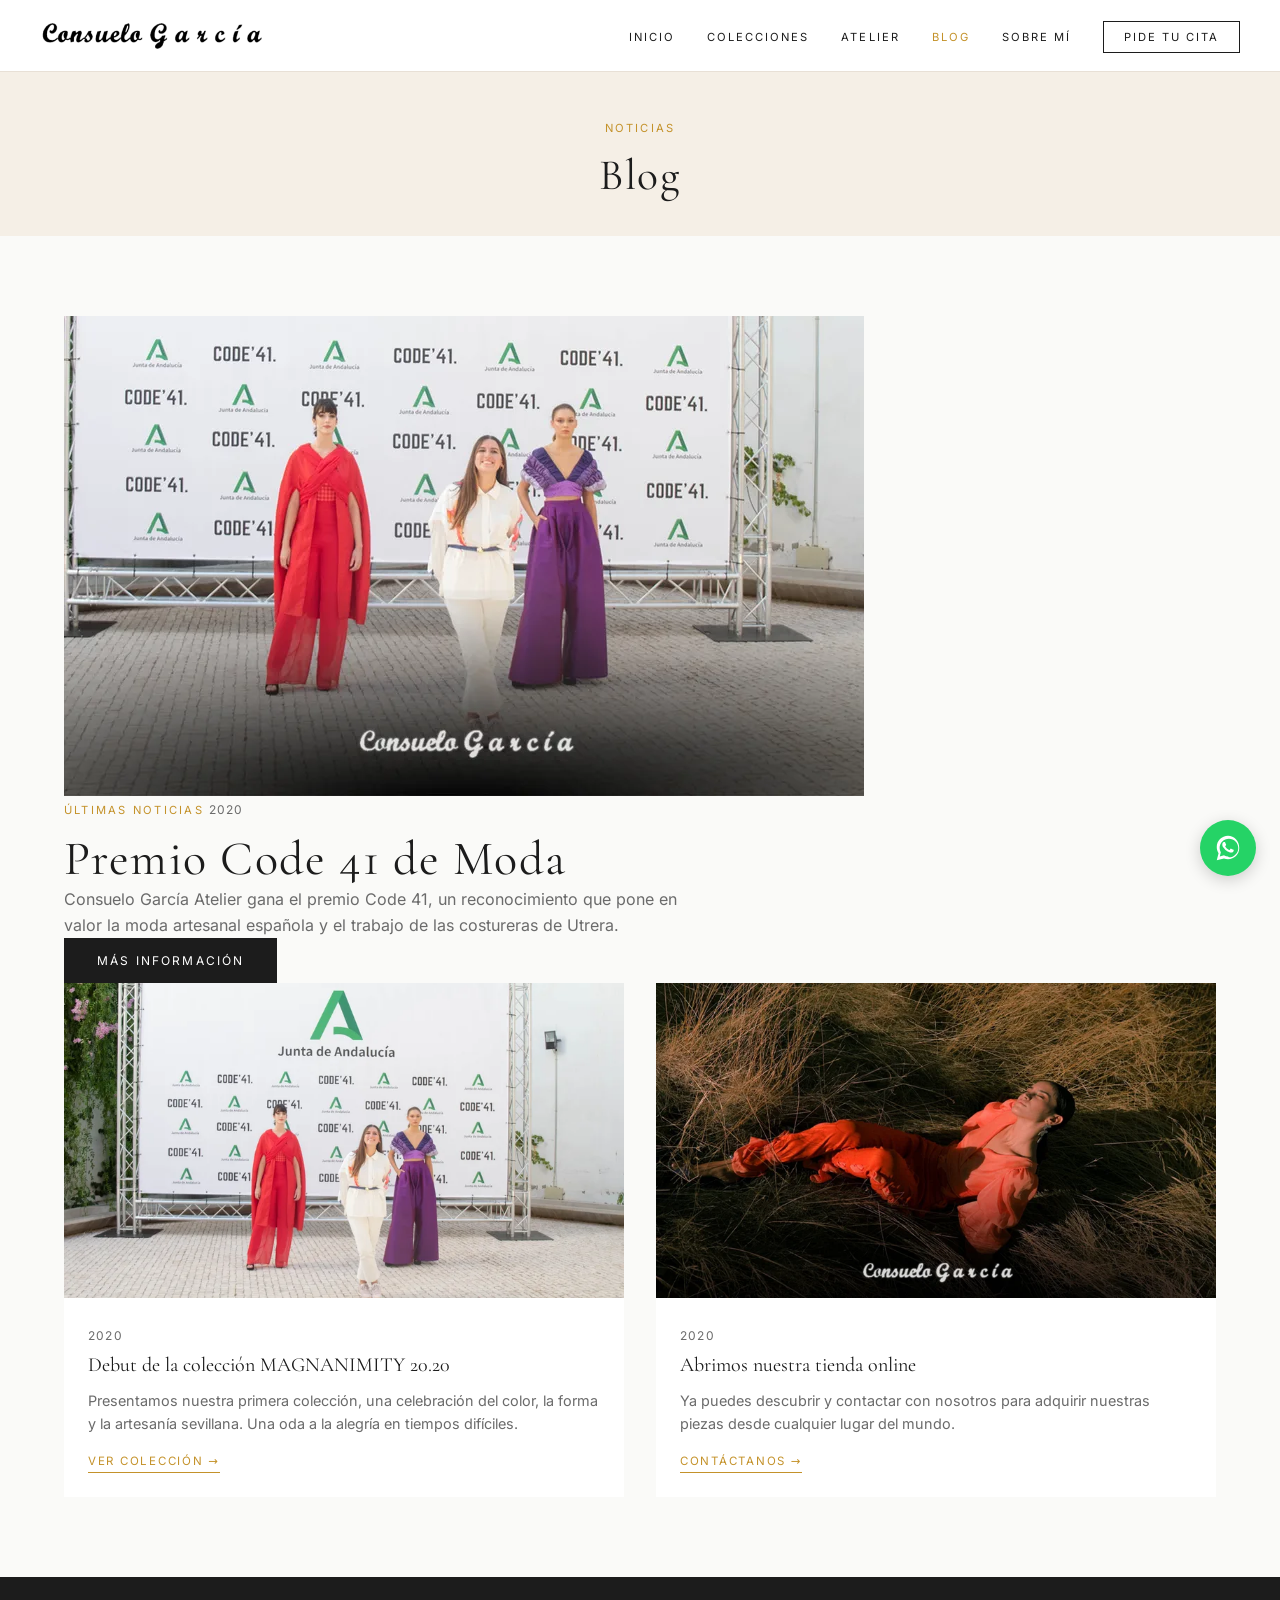
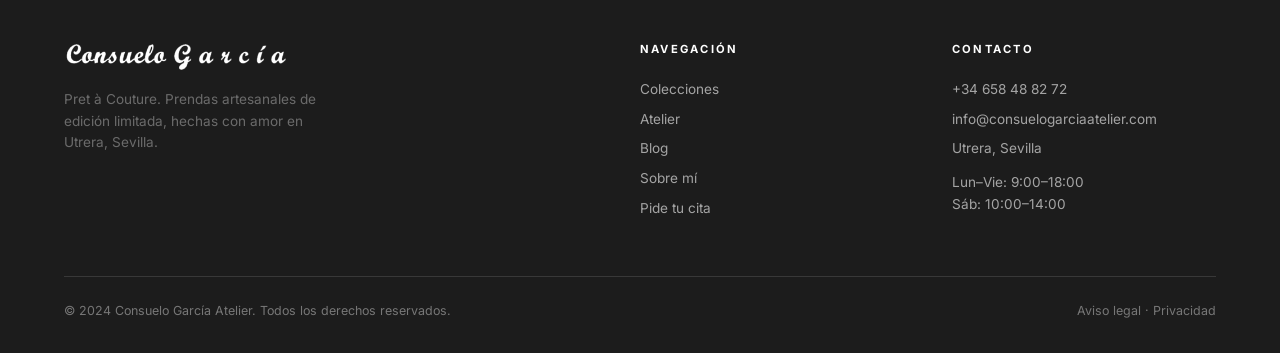
<file: blog.html>
<!DOCTYPE html>
<html lang="es">
<head>
  <meta charset="UTF-8">
  <meta name="viewport" content="width=device-width, initial-scale=1.0">
  <title>Blog — Consuelo García Atelier</title>
  <meta name="description" content="Noticias, novedades y artículos del mundo de la moda artesanal de Consuelo García Atelier.">
  <link rel="preconnect" href="https://fonts.googleapis.com">
  <link rel="preconnect" href="https://fonts.gstatic.com" crossorigin>
  <link href="https://fonts.googleapis.com/css2?family=Cormorant+Garamond:ital,wght@0,300;0,400;0,500;1,300;1,400&family=Inter:wght@300;400;500&display=swap" rel="stylesheet">
  <link rel="icon" type="image/x-icon" href="images/favicon.ico">
  <link rel="icon" type="image/png" sizes="32x32" href="images/favicon.png">
  <link rel="apple-touch-icon" sizes="192x192" href="images/favicon-192.png">
  <meta property="og:type" content="website">
  <meta property="og:title" content="Blog — Consuelo García Atelier">
  <meta property="og:description" content="Noticias y novedades del mundo de la moda artesanal española.">
  <meta property="og:image" content="https://consuelogarciaatelier.com/images/og-image.jpg">
  <meta property="og:url" content="https://consuelogarciaatelier.com/blog.html">
  <meta property="og:locale" content="es_ES">
  <meta property="og:site_name" content="Consuelo García Atelier">
  <meta name="twitter:card" content="summary_large_image">
  <link rel="canonical" href="https://consuelogarciaatelier.com/blog.html">
  <link rel="stylesheet" href="css/style.css">
</head>
<body>

  <header class="site-header">
    <nav class="nav container">
      <a href="index.html" class="nav__logo"><img src="images/logo.webp" alt="Consuelo García Atelier" width="160" height="23"></a>
      <button class="nav__toggle" aria-label="Menú" aria-expanded="false">
        <span></span><span></span><span></span>
      </button>
      <ul class="nav__links">
        <li><a href="index.html">Inicio</a></li>
        <li><a href="colecciones.html">Colecciones</a></li>
        <li><a href="atelier.html">Atelier</a></li>
        <li><a href="blog.html" class="active">Blog</a></li>
        <li><a href="sobre-mi.html">Sobre mí</a></li>
        <li><a href="contacto.html" class="nav__cta">Pide tu cita</a></li>
      </ul>
    </nav>
  </header>

  <div class="page-hero">
    <div class="container">
      <span class="label">Noticias</span>
      <h1>Blog</h1>
    </div>
  </div>

  <section class="section">
    <div class="container">

      <!-- Artículo destacado -->
      <div class="blog-hero-card">
        <div class="blog-hero-card__img">
          <img src="images/blog-1.webp" alt="Premio Code 41 de Moda" loading="lazy" width="800" height="600">
        </div>
        <div class="blog-hero-card__body">
          <span class="label">Últimas noticias</span>
          <span class="blog-card__date">2020</span>
          <h2>Premio Code 41 de Moda</h2>
          <p>Consuelo García Atelier gana el premio Code 41, un reconocimiento que pone en valor la moda artesanal española y el trabajo de las costureras de Utrera.</p>
          <a href="contacto.html" class="btn btn--dark">Más información</a>
        </div>
      </div>

      <!-- Resto de artículos -->
      <div class="blog-grid">
        <article class="blog-card">
          <div class="blog-card__img">
            <img src="images/blog-2.webp" alt="Colección MAGNANIMITY" loading="lazy" width="800" height="450">
          </div>
          <div class="blog-card__body">
            <span class="blog-card__date">2020</span>
            <h3>Debut de la colección MAGNANIMITY 20.20</h3>
            <p>Presentamos nuestra primera colección, una celebración del color, la forma y la artesanía sevillana. Una oda a la alegría en tiempos difíciles.</p>
            <a href="colecciones.html" class="blog-card__link">Ver colección →</a>
          </div>
        </article>
        <article class="blog-card">
          <div class="blog-card__img">
            <img src="images/blog-3.webp" alt="Apertura de la tienda online" loading="lazy" width="800" height="450">
          </div>
          <div class="blog-card__body">
            <span class="blog-card__date">2020</span>
            <h3>Abrimos nuestra tienda online</h3>
            <p>Ya puedes descubrir y contactar con nosotros para adquirir nuestras piezas desde cualquier lugar del mundo.</p>
            <a href="contacto.html" class="blog-card__link">Contáctanos →</a>
          </div>
        </article>
      </div>

    </div>
  </section>

  <footer class="site-footer">
    <div class="container">
      <div class="footer-grid">
        <div class="footer-brand">
          <span class="nav__logo"><img src="images/logo.webp" alt="Consuelo García Atelier" width="180" height="26"></span>
          <p>Pret à Couture. Prendas artesanales de edición limitada, hechas con amor en Utrera, Sevilla.</p>
        </div>
        <div class="footer-col">
          <h5>Navegación</h5>
          <a href="colecciones.html">Colecciones</a>
          <a href="atelier.html">Atelier</a>
          <a href="blog.html">Blog</a>
          <a href="sobre-mi.html">Sobre mí</a>
          <a href="contacto.html">Pide tu cita</a>
        </div>
        <div class="footer-col">
          <h5>Contacto</h5>
          <p>+34 658 48 82 72</p>
          <p>info@consuelogarciaatelier.com</p>
          <p>Utrera, Sevilla</p>
          <p style="margin-top:0.75rem;">Lun–Vie: 9:00–18:00<br>Sáb: 10:00–14:00</p>
        </div>
      </div>
      <div class="footer-bottom">
        <span>© 2024 Consuelo García Atelier. Todos los derechos reservados.</span>
        <span>
          <a href="aviso-legal.html" style="color:inherit">Aviso legal</a> ·
          <a href="privacidad.html" style="color:inherit">Privacidad</a>
        </span>
      </div>
    </div>
  </footer>

  <script>
    const toggle = document.querySelector('.nav__toggle');
    const links = document.querySelector('.nav__links');
    toggle.addEventListener('click', () => {
      const open = links.classList.toggle('open');
      toggle.classList.toggle('open', open);
      toggle.setAttribute('aria-expanded', open);
    });
    links.querySelectorAll('a').forEach(a => a.addEventListener('click', () => {
      links.classList.remove('open');
      toggle.classList.remove('open');
      toggle.setAttribute('aria-expanded', false);
    }));
  </script>


  <!-- WhatsApp flotante -->
  <a class="wa-float" href="https://wa.me/34658488272?text=Hola%2C%20me%20gustar%C3%ADa%20pedir%20informaci%C3%B3n" target="_blank" rel="noopener" aria-label="Contactar por WhatsApp">
    <svg viewBox="0 0 32 32" xmlns="http://www.w3.org/2000/svg"><path d="M16.003 3C9.376 3 4 8.376 4 15.003c0 2.4.71 4.638 1.93 6.518L4 28.999l7.7-1.876a11.96 11.96 0 0 0 4.303.793c6.627 0 12.003-5.376 12.003-12.003C28.006 8.376 22.63 3 16.003 3zm0 21.992c-1.39 0-2.74-.345-3.928-.997l-.28-.157-4.578 1.115 1.137-4.405-.176-.292a9.943 9.943 0 0 1-1.114-4.253c0-5.49 4.467-9.957 9.957-9.957 5.49 0 9.957 4.467 9.957 9.957 0 5.49-4.467 9.989-9.975 9.989zm5.479-7.34c-.3-.15-1.78-.88-2.054-.98-.275-.1-.475-.15-.675.15-.2.3-.775.98-.95 1.18-.175.2-.35.225-.65.075-.3-.15-1.267-.466-2.413-1.487-.892-.795-1.495-1.776-1.671-2.077-.175-.3-.018-.462.132-.612.135-.135.3-.351.45-.526.15-.176.2-.3.3-.5.1-.2.05-.376-.025-.526-.075-.15-.675-1.625-.925-2.225-.244-.585-.493-.506-.675-.515l-.575-.011a1.108 1.108 0 0 0-.802.376c-.275.3-1.05 1.026-1.05 2.502 0 1.476 1.075 2.902 1.225 3.103.15.2 2.117 3.234 5.131 4.535.717.31 1.276.495 1.712.633.72.229 1.375.197 1.893.12.578-.087 1.78-.728 2.03-1.43.25-.701.25-1.302.175-1.428-.075-.126-.275-.2-.575-.351z"/></svg>
  </a>

</body>
</html>
</file>
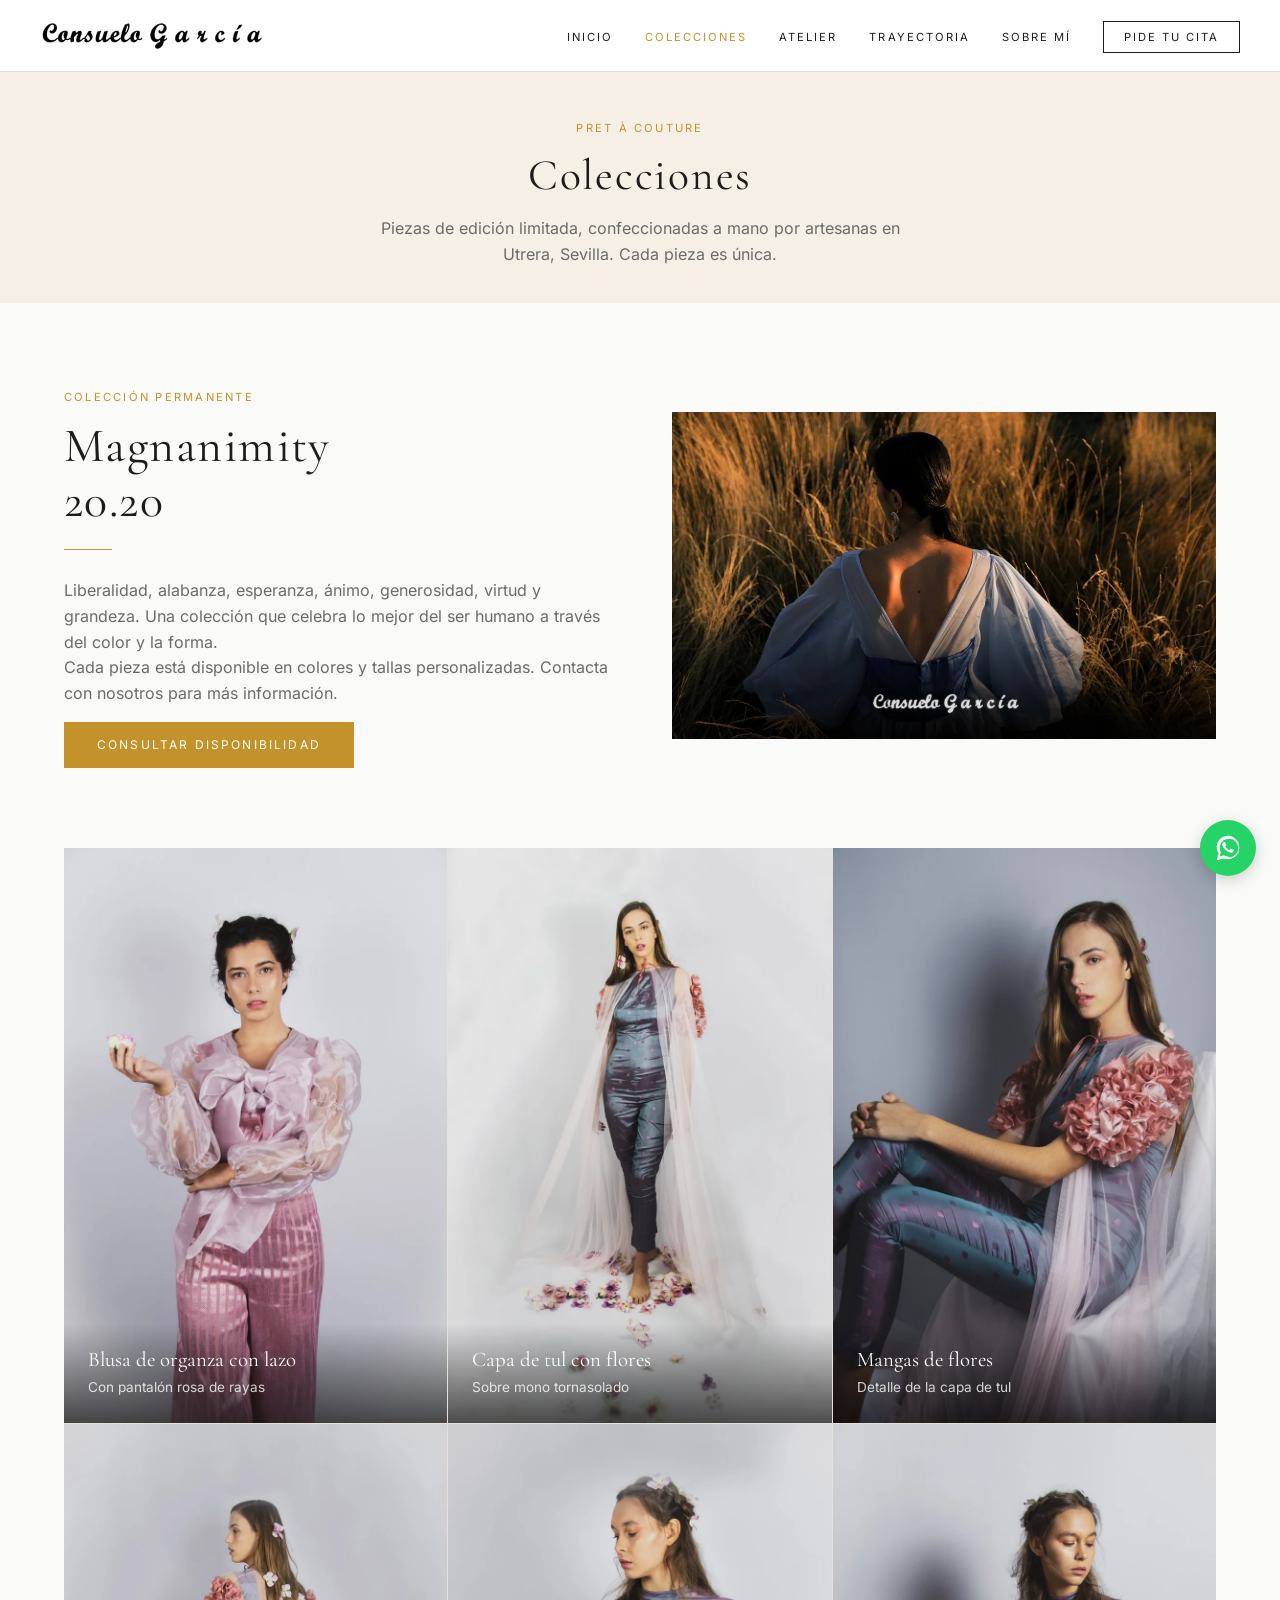
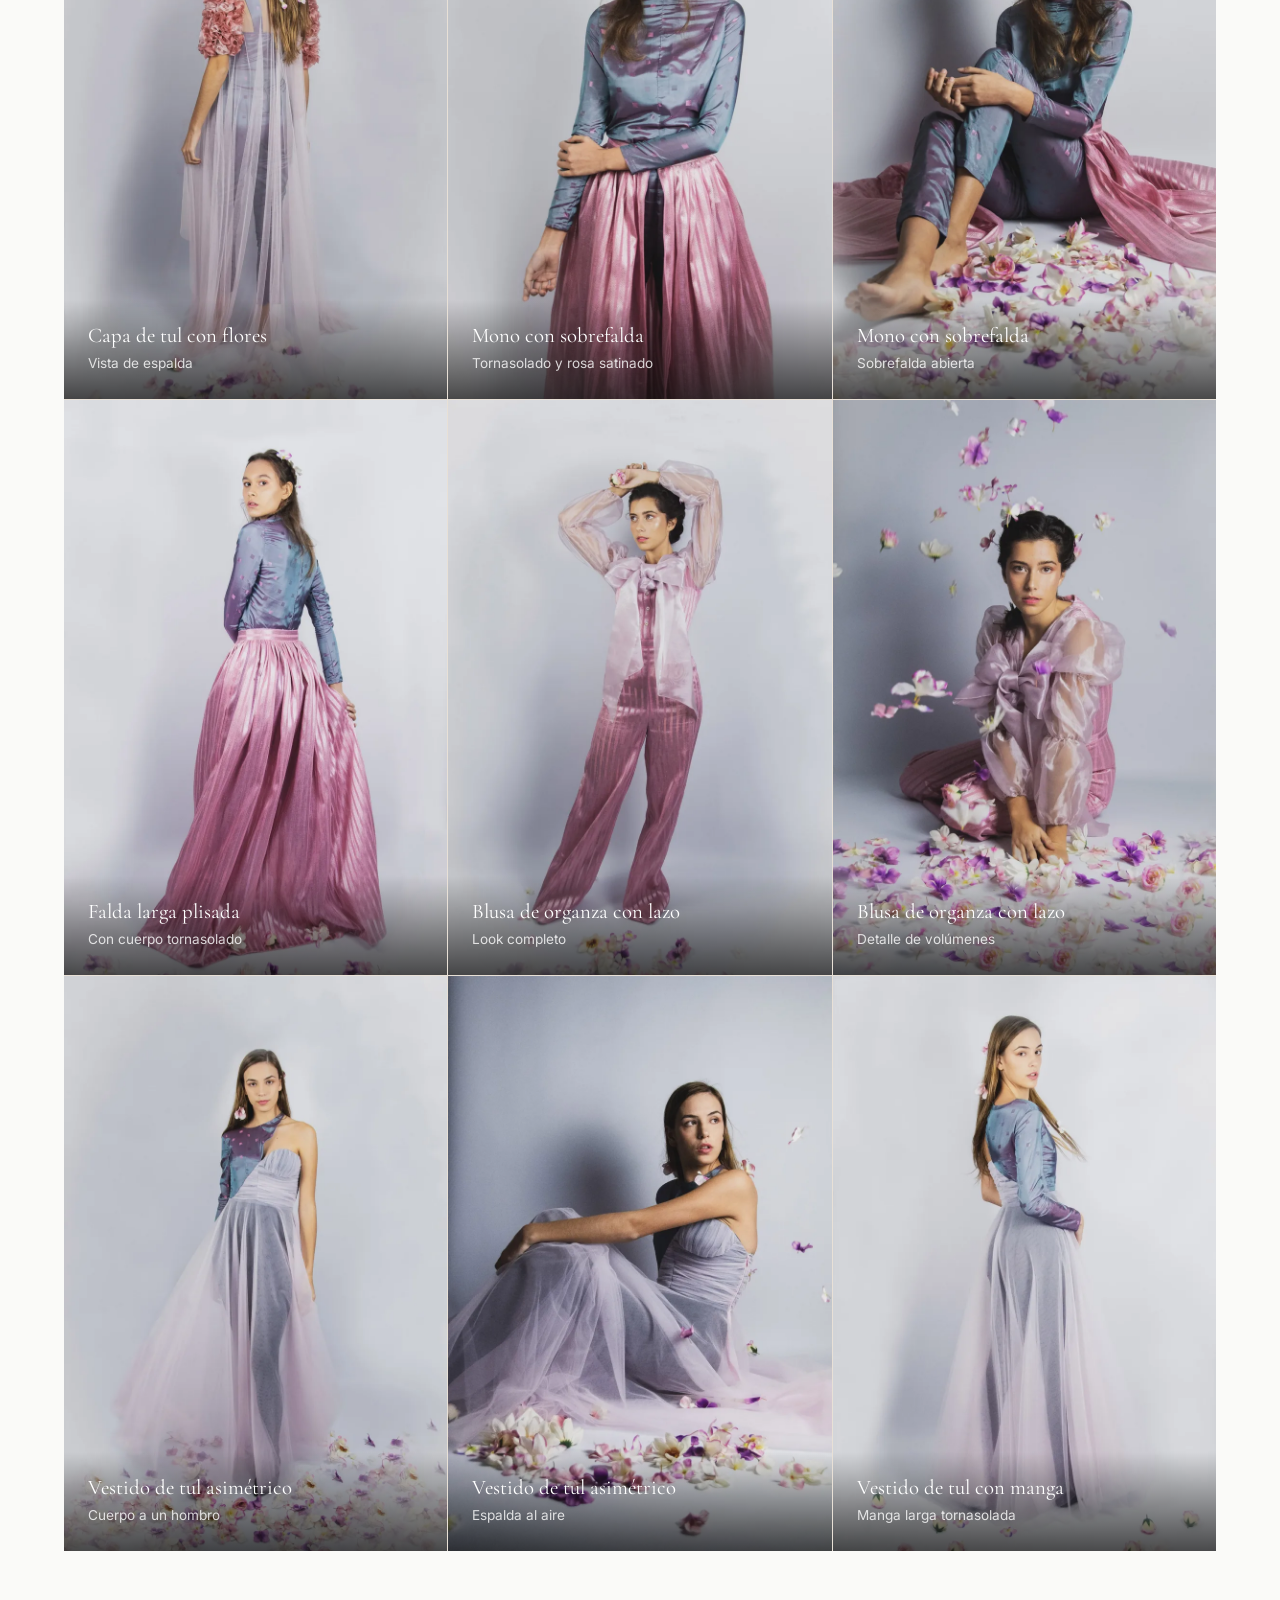
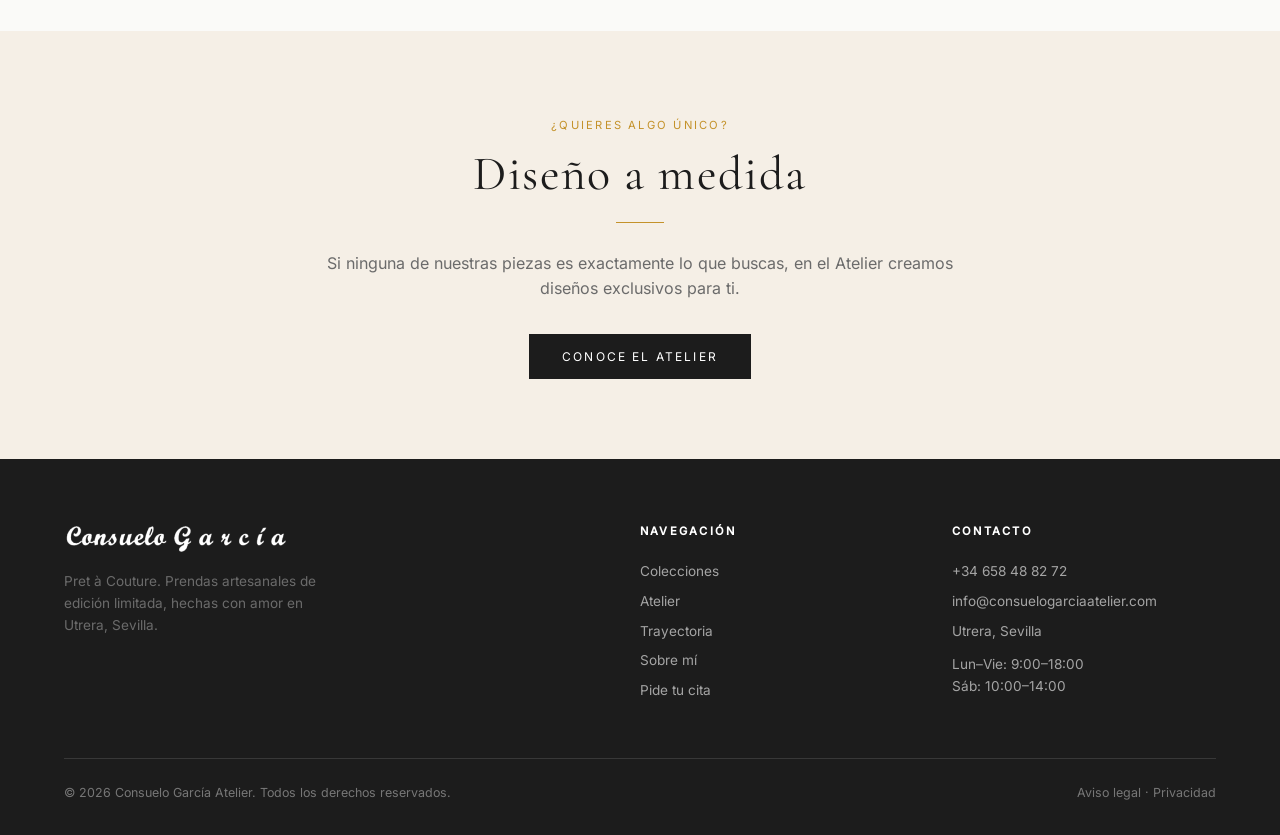
<file: colecciones.html>
<!DOCTYPE html>
<html lang="es">
<head>
  <meta charset="UTF-8">
  <meta name="viewport" content="width=device-width, initial-scale=1.0">
  <title>Colecciones de moda artesanal — Consuelo García Atelier</title>
  <meta name="description" content="Prendas de edición limitada confeccionadas a mano en Utrera, Sevilla. Colección MAGNANIMITY 20.20, disponible en colores y tallas personalizadas.">
  <link rel="icon" type="image/x-icon" href="images/favicon.ico">
  <link rel="icon" type="image/png" sizes="32x32" href="images/favicon.png">
  <link rel="apple-touch-icon" sizes="192x192" href="images/favicon-192.png">
  <meta property="og:type" content="website">
  <meta property="og:title" content="Colecciones de moda artesanal — Consuelo García Atelier">
  <meta property="og:description" content="Piezas de edición limitada hechas a mano en Utrera, Sevilla: colección MAGNANIMITY 20.20.">
  <meta property="og:image" content="https://consuelogarciaatelier.com/images/og-image.jpg">
  <meta property="og:url" content="https://consuelogarciaatelier.com/colecciones">
  <meta property="og:locale" content="es_ES">
  <meta property="og:site_name" content="Consuelo García Atelier">
  <meta name="twitter:card" content="summary_large_image">
  <link rel="canonical" href="https://consuelogarciaatelier.com/colecciones">
  <link rel="stylesheet" href="css/style.css?v=16">
</head>
<body>

  <header class="site-header">
    <nav class="nav container">
      <a href="/" class="nav__logo"><img src="images/logo.webp" alt="Consuelo García Atelier" width="160" height="23"></a>
      <button class="nav__toggle" aria-label="Menú" aria-expanded="false">
        <span></span><span></span><span></span>
      </button>
      <ul class="nav__links">
        <li><a href="/">Inicio</a></li>
        <li><a href="/colecciones" class="active">Colecciones</a></li>
        <li><a href="/atelier">Atelier</a></li>
        <li><a href="/trayectoria">Trayectoria</a></li>
        <li><a href="/sobre-mi">Sobre mí</a></li>
        <li><a href="/contacto" class="nav__cta">Pide tu cita</a></li>
      </ul>
    </nav>
  </header>

  <div class="page-hero">
    <div class="container">
      <span class="label">Pret à Couture</span>
      <h1>Colecciones</h1>
      <p class="page-hero__intro">Piezas de edición limitada, confeccionadas a mano por artesanas en Utrera, Sevilla. Cada pieza es única.</p>
    </div>
  </div>

  <!-- MAGNANIMITY -->
  <section class="section">
    <div class="container">
      <div class="colecciones-intro">
        <div>
          <span class="label">Colección permanente</span>
          <h2>Magnanimity<br>20.20</h2>
          <div class="divider divider--left"></div>
          <p>Liberalidad, alabanza, esperanza, ánimo, generosidad, virtud y grandeza. Una colección que celebra lo mejor del ser humano a través del color y la forma.</p>
          <p>Cada pieza está disponible en colores y tallas personalizadas. Contacta con nosotros para más información.</p>
          <a href="/contacto" class="btn btn--accent mt-1">Consultar disponibilidad</a>
        </div>
        <div class="about-split__img about-split__img--landscape">
          <img src="images/coleccion-hero.webp" alt="Colección MAGNANIMITY 20.20" loading="lazy" width="1000" height="600">
        </div>
      </div>

      <!-- Galería de piezas -->
      <div class="colecciones-full-grid">
        <!-- Añade todas las imágenes de la colección aquí -->
        <a class="collection-card" href="images/galeria-1.webp" data-lightbox>
          <img src="images/galeria-1.webp" alt="Blusa de organza lila con lazo y mangas abullonadas, con pantalón rosa de rayas" loading="lazy" width="800" height="1200">
          <div class="collection-card__info"><h3>Blusa de organza con lazo</h3><p>Con pantalón rosa de rayas</p></div>
        </a>
        <a class="collection-card" href="images/galeria-2.webp" data-lightbox>
          <img src="images/galeria-2.webp" alt="Capa larga de tul rosa con mangas de flores sobre mono tornasolado" loading="lazy" width="800" height="1200">
          <div class="collection-card__info"><h3>Capa de tul con flores</h3><p>Sobre mono tornasolado</p></div>
        </a>
        <a class="collection-card" href="images/galeria-3.webp" data-lightbox>
          <img src="images/galeria-3.webp" alt="Detalle de las mangas de flores de la capa de tul" loading="lazy" width="800" height="1200">
          <div class="collection-card__info"><h3>Mangas de flores</h3><p>Detalle de la capa de tul</p></div>
        </a>
        <a class="collection-card" href="images/galeria-4.webp" data-lightbox>
          <img src="images/galeria-4.webp" alt="Espalda de la capa de tul con mangas de flores" loading="lazy" width="800" height="1200">
          <div class="collection-card__info"><h3>Capa de tul con flores</h3><p>Vista de espalda</p></div>
        </a>
        <a class="collection-card" href="images/galeria-5.webp" data-lightbox>
          <img src="images/galeria-5.webp" alt="Mono tornasolado de cuello alto con sobrefalda larga rosa satinada" loading="lazy" width="800" height="1200">
          <div class="collection-card__info"><h3>Mono con sobrefalda</h3><p>Tornasolado y rosa satinado</p></div>
        </a>
        <a class="collection-card" href="images/galeria-6.webp" data-lightbox>
          <img src="images/galeria-6.webp" alt="Mono tornasolado con sobrefalda rosa abierta, sentada entre flores" loading="lazy" width="800" height="1200">
          <div class="collection-card__info"><h3>Mono con sobrefalda</h3><p>Sobrefalda abierta</p></div>
        </a>
        <a class="collection-card" href="images/galeria-7.webp" data-lightbox>
          <img src="images/galeria-7.webp" alt="Espalda de falda larga rosa plisada con cuerpo tornasolado de manga larga" loading="lazy" width="800" height="1200">
          <div class="collection-card__info"><h3>Falda larga plisada</h3><p>Con cuerpo tornasolado</p></div>
        </a>
        <a class="collection-card" href="images/galeria-8.webp" data-lightbox>
          <img src="images/galeria-8.webp" alt="Look completo de blusa de organza con lazo y pantalón rosa de rayas" loading="lazy" width="800" height="1200">
          <div class="collection-card__info"><h3>Blusa de organza con lazo</h3><p>Look completo</p></div>
        </a>
        <a class="collection-card" href="images/galeria-9.webp" data-lightbox>
          <img src="images/galeria-9.webp" alt="Detalle de los volúmenes de la blusa de organza entre pétalos" loading="lazy" width="800" height="1200">
          <div class="collection-card__info"><h3>Blusa de organza con lazo</h3><p>Detalle de volúmenes</p></div>
        </a>
        <a class="collection-card" href="images/galeria-10.webp" data-lightbox>
          <img src="images/galeria-10.webp" alt="Vestido largo de tul con cuerpo tornasolado asimétrico a un hombro" loading="lazy" width="800" height="1200">
          <div class="collection-card__info"><h3>Vestido de tul asimétrico</h3><p>Cuerpo a un hombro</p></div>
        </a>
        <a class="collection-card" href="images/galeria-11.webp" data-lightbox>
          <img src="images/galeria-11.webp" alt="Vestido de tul asimétrico con la espalda al aire" loading="lazy" width="800" height="1200">
          <div class="collection-card__info"><h3>Vestido de tul asimétrico</h3><p>Espalda al aire</p></div>
        </a>
        <a class="collection-card" href="images/galeria-12.webp" data-lightbox>
          <img src="images/galeria-12.webp" alt="Vestido largo de tul con una manga larga tornasolada" loading="lazy" width="800" height="1200">
          <div class="collection-card__info"><h3>Vestido de tul con manga</h3><p>Manga larga tornasolada</p></div>
        </a>
      </div>
    </div>
  </section>

  <!-- CTA ATELIER -->
  <section class="section section--cream">
    <div class="container text-center">
      <span class="label">¿Quieres algo único?</span>
      <h2>Diseño a medida</h2>
      <div class="divider"></div>
      <p>Si ninguna de nuestras piezas es exactamente lo que buscas, en el Atelier creamos diseños exclusivos para ti.</p>
      <a href="/atelier" class="btn btn--dark mt-2">Conoce el Atelier</a>
    </div>
  </section>

  <footer class="site-footer">
    <div class="container">
      <div class="footer-grid">
        <div class="footer-brand">
          <span class="nav__logo"><img src="images/logo.webp" alt="Consuelo García Atelier" width="180" height="26"></span>
          <p>Pret à Couture. Prendas artesanales de edición limitada, hechas con amor en Utrera, Sevilla.</p>
        </div>
        <div class="footer-col">
          <h5>Navegación</h5>
          <a href="/colecciones">Colecciones</a>
          <a href="/atelier">Atelier</a>
          <a href="/trayectoria">Trayectoria</a>
          <a href="/sobre-mi">Sobre mí</a>
          <a href="/contacto">Pide tu cita</a>
        </div>
        <div class="footer-col">
          <h5>Contacto</h5>
          <a href="tel:+34658488272">+34 658 48 82 72</a>
          <a href="mailto:info@consuelogarciaatelier.com">info@consuelogarciaatelier.com</a>
          <p>Utrera, Sevilla</p>
          <p class="footer-hours">Lun–Vie: 9:00–18:00<br>Sáb: 10:00–14:00</p>
        </div>
      </div>
      <div class="footer-bottom">
        <span>© <span data-year>2026</span> Consuelo García Atelier. Todos los derechos reservados.</span>
        <span>
          <a href="/aviso-legal">Aviso legal</a> ·
          <a href="/privacidad">Privacidad</a>
        </span>
      </div>
    </div>
  </footer>

  <script>
    // Keep the footer copyright year current (static 2026 is the no-JS fallback)
    document.querySelectorAll('[data-year]').forEach(el => { el.textContent = new Date().getFullYear(); });
    const toggle = document.querySelector('.nav__toggle');
    const links = document.querySelector('.nav__links');
    toggle.addEventListener('click', () => {
      const open = links.classList.toggle('open');
      toggle.classList.toggle('open', open);
      toggle.setAttribute('aria-expanded', open);
    });
    links.querySelectorAll('a').forEach(a => a.addEventListener('click', () => {
      links.classList.remove('open');
      toggle.classList.remove('open');
      toggle.setAttribute('aria-expanded', false);
    }));
  </script>


  <!-- WhatsApp flotante -->
  <a class="wa-float" href="https://wa.me/34658488272?text=Hola%2C%20me%20gustar%C3%ADa%20pedir%20informaci%C3%B3n" target="_blank" rel="noopener" aria-label="Contactar por WhatsApp">
    <svg viewBox="0 0 32 32" xmlns="http://www.w3.org/2000/svg"><path d="M16.003 3C9.376 3 4 8.376 4 15.003c0 2.4.71 4.638 1.93 6.518L4 28.999l7.7-1.876a11.96 11.96 0 0 0 4.303.793c6.627 0 12.003-5.376 12.003-12.003C28.006 8.376 22.63 3 16.003 3zm0 21.992c-1.39 0-2.74-.345-3.928-.997l-.28-.157-4.578 1.115 1.137-4.405-.176-.292a9.943 9.943 0 0 1-1.114-4.253c0-5.49 4.467-9.957 9.957-9.957 5.49 0 9.957 4.467 9.957 9.957 0 5.49-4.467 9.989-9.975 9.989zm5.479-7.34c-.3-.15-1.78-.88-2.054-.98-.275-.1-.475-.15-.675.15-.2.3-.775.98-.95 1.18-.175.2-.35.225-.65.075-.3-.15-1.267-.466-2.413-1.487-.892-.795-1.495-1.776-1.671-2.077-.175-.3-.018-.462.132-.612.135-.135.3-.351.45-.526.15-.176.2-.3.3-.5.1-.2.05-.376-.025-.526-.075-.15-.675-1.625-.925-2.225-.244-.585-.493-.506-.675-.515l-.575-.011a1.108 1.108 0 0 0-.802.376c-.275.3-1.05 1.026-1.05 2.502 0 1.476 1.075 2.902 1.225 3.103.15.2 2.117 3.234 5.131 4.535.717.31 1.276.495 1.712.633.72.229 1.375.197 1.893.12.578-.087 1.78-.728 2.03-1.43.25-.701.25-1.302.175-1.428-.075-.126-.275-.2-.575-.351z"/></svg>
  </a>

  <script src="js/lightbox.js?v=1" defer></script>
</body>
</html>
</file>
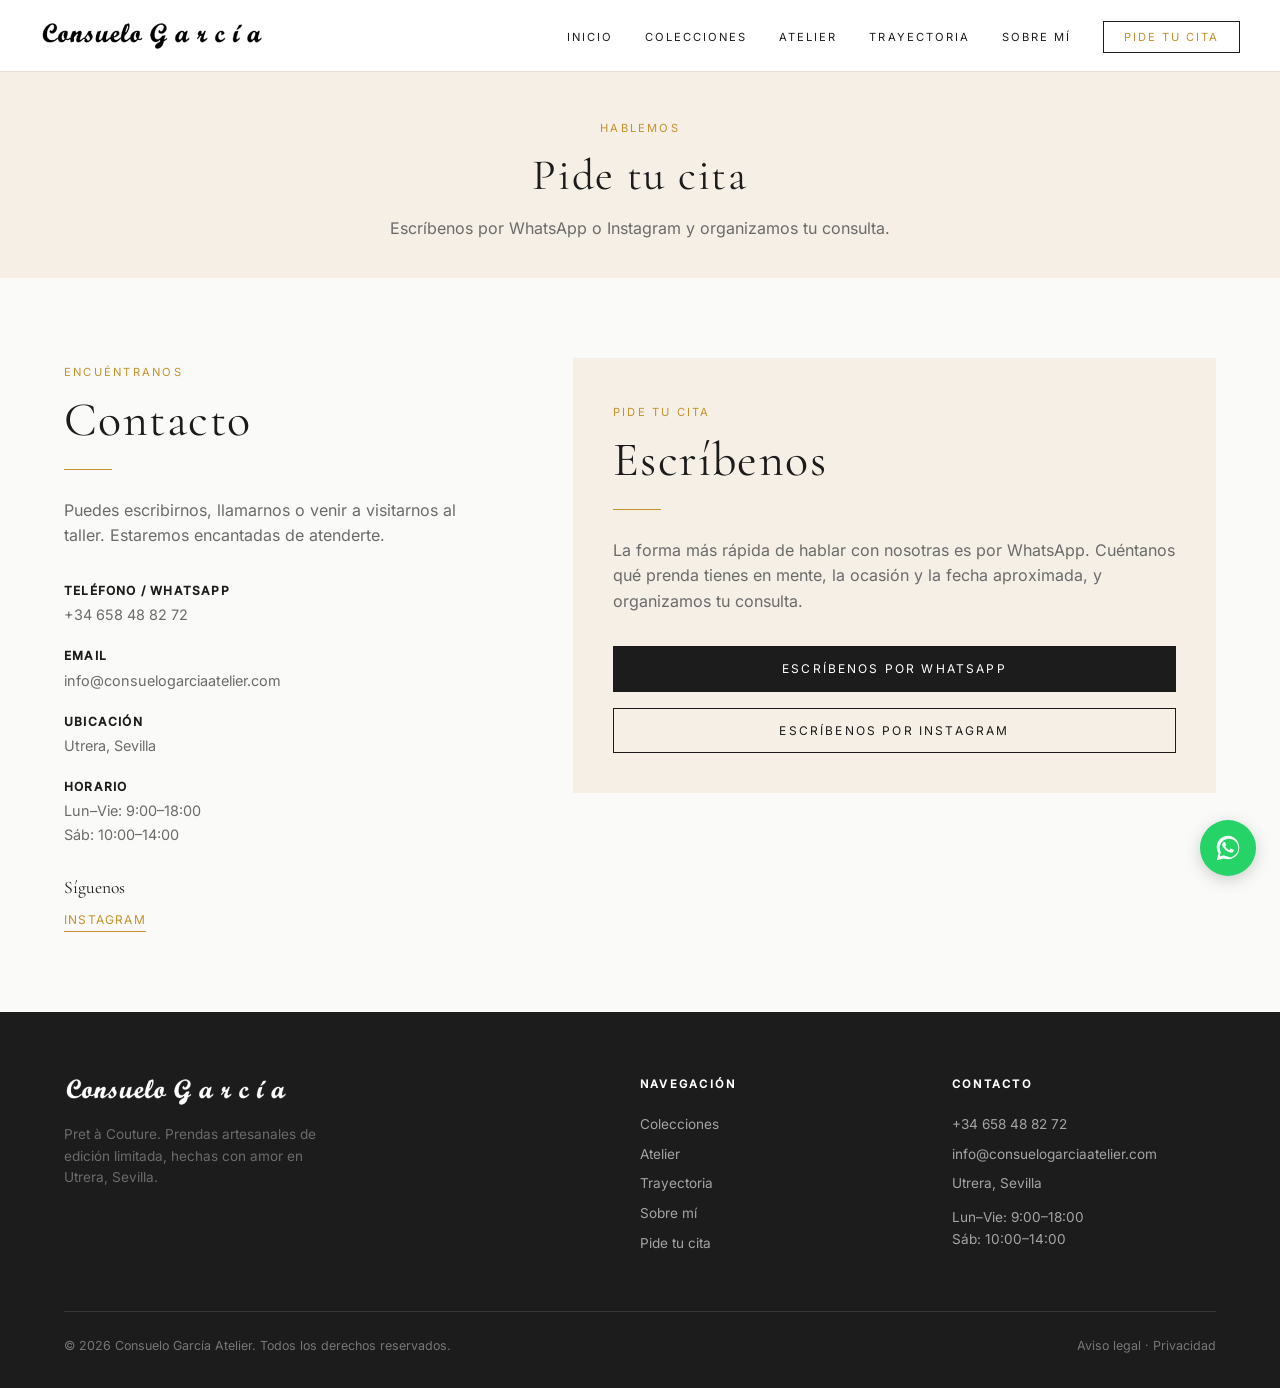
<file: contacto.html>
<!DOCTYPE html>
<html lang="es">
<head>
  <meta charset="UTF-8">
  <meta name="viewport" content="width=device-width, initial-scale=1.0">
  <title>Pide tu cita en Utrera, Sevilla — Consuelo García Atelier</title>
  <meta name="description" content="Reserva tu cita en nuestro atelier de Utrera, Sevilla, para tu vestido de novia, un vestido a medida o una pieza de la colección. Escríbenos por WhatsApp o Instagram.">
  <link rel="icon" type="image/x-icon" href="images/favicon.ico">
  <link rel="icon" type="image/png" sizes="32x32" href="images/favicon.png">
  <link rel="apple-touch-icon" sizes="192x192" href="images/favicon-192.png">
  <meta property="og:type" content="website">
  <meta property="og:title" content="Pide tu cita en Utrera, Sevilla — Consuelo García Atelier">
  <meta property="og:description" content="Cuéntanos tu idea y reservaremos una consulta contigo.">
  <meta property="og:image" content="https://consuelogarciaatelier.com/images/og-image.jpg">
  <meta property="og:url" content="https://consuelogarciaatelier.com/contacto">
  <meta property="og:locale" content="es_ES">
  <meta property="og:site_name" content="Consuelo García Atelier">
  <meta name="twitter:card" content="summary_large_image">
  <link rel="canonical" href="https://consuelogarciaatelier.com/contacto">
  <link rel="stylesheet" href="css/style.css?v=16">
</head>
<body>

  <header class="site-header">
    <nav class="nav container">
      <a href="/" class="nav__logo"><img src="images/logo.webp" alt="Consuelo García Atelier" width="160" height="23"></a>
      <button class="nav__toggle" aria-label="Menú" aria-expanded="false">
        <span></span><span></span><span></span>
      </button>
      <ul class="nav__links">
        <li><a href="/">Inicio</a></li>
        <li><a href="/colecciones">Colecciones</a></li>
        <li><a href="/atelier">Atelier</a></li>
        <li><a href="/trayectoria">Trayectoria</a></li>
        <li><a href="/sobre-mi">Sobre mí</a></li>
        <li><a href="/contacto" class="nav__cta active">Pide tu cita</a></li>
      </ul>
    </nav>
  </header>

  <div class="page-hero">
    <div class="container">
      <span class="label">Hablemos</span>
      <h1>Pide tu cita</h1>
      <p class="page-hero__intro">Escríbenos por WhatsApp o Instagram y organizamos tu consulta.</p>
    </div>
  </div>

  <section class="section">
    <div class="container">
      <div class="contact-grid">

        <!-- Info de contacto -->
        <div class="contact-info">
          <span class="label">Encuéntranos</span>
          <h2>Contacto</h2>
          <div class="divider divider--left"></div>
          <p>Puedes escribirnos, llamarnos o venir a visitarnos al taller. Estaremos encantadas de atenderte.</p>

          <div class="contact-info__item">
            <div>
              <strong>Teléfono / WhatsApp</strong>
              <a href="https://wa.me/34658488272">+34 658 48 82 72</a>
            </div>
          </div>
          <div class="contact-info__item">
            <div>
              <strong>Email</strong>
              <a href="mailto:info@consuelogarciaatelier.com">info@consuelogarciaatelier.com</a>
            </div>
          </div>
          <div class="contact-info__item">
            <div>
              <strong>Ubicación</strong>
              <span>Utrera, Sevilla</span>
            </div>
          </div>
          <div class="contact-info__item">
            <div>
              <strong>Horario</strong>
              <span>Lun–Vie: 9:00–18:00<br>Sáb: 10:00–14:00</span>
            </div>
          </div>

          <div class="social">
            <h4>Síguenos</h4>
            <div class="social__links">
              <a href="https://instagram.com/consuelo.g.a.r.c.i.a" target="_blank" rel="noopener">Instagram</a>
            </div>
          </div>
        </div>

        <!-- Contact channels (form disabled for now) -->
        <div class="contact-cta">
          <span class="label">Pide tu cita</span>
          <h2>Escríbenos</h2>
          <div class="divider divider--left"></div>
          <p>La forma más rápida de hablar con nosotras es por WhatsApp. Cuéntanos qué prenda tienes en mente, la ocasión y la fecha aproximada, y organizamos tu consulta.</p>
          <div class="contact-cta__actions">
            <a class="btn btn--dark contact-cta__btn" href="https://wa.me/34658488272?text=Hola%2C%20me%20gustar%C3%ADa%20pedir%20cita" target="_blank" rel="noopener">Escríbenos por WhatsApp</a>
            <a class="btn btn--outline contact-cta__btn" href="https://instagram.com/consuelo.g.a.r.c.i.a" target="_blank" rel="noopener">Escríbenos por Instagram</a>
          </div>
        </div>
      </div>
    </div>
  </section>

  <footer class="site-footer">
    <div class="container">
      <div class="footer-grid">
        <div class="footer-brand">
          <span class="nav__logo"><img src="images/logo.webp" alt="Consuelo García Atelier" width="180" height="26"></span>
          <p>Pret à Couture. Prendas artesanales de edición limitada, hechas con amor en Utrera, Sevilla.</p>
        </div>
        <div class="footer-col">
          <h5>Navegación</h5>
          <a href="/colecciones">Colecciones</a>
          <a href="/atelier">Atelier</a>
          <a href="/trayectoria">Trayectoria</a>
          <a href="/sobre-mi">Sobre mí</a>
          <a href="/contacto">Pide tu cita</a>
        </div>
        <div class="footer-col">
          <h5>Contacto</h5>
          <a href="tel:+34658488272">+34 658 48 82 72</a>
          <a href="mailto:info@consuelogarciaatelier.com">info@consuelogarciaatelier.com</a>
          <p>Utrera, Sevilla</p>
          <p class="footer-hours">Lun–Vie: 9:00–18:00<br>Sáb: 10:00–14:00</p>
        </div>
      </div>
      <div class="footer-bottom">
        <span>© <span data-year>2026</span> Consuelo García Atelier. Todos los derechos reservados.</span>
        <span>
          <a href="/aviso-legal">Aviso legal</a> ·
          <a href="/privacidad">Privacidad</a>
        </span>
      </div>
    </div>
  </footer>

  <script>
    // Keep the footer copyright year current (static 2026 is the no-JS fallback)
    document.querySelectorAll('[data-year]').forEach(el => { el.textContent = new Date().getFullYear(); });
    const toggle = document.querySelector('.nav__toggle');
    const links = document.querySelector('.nav__links');
    toggle.addEventListener('click', () => {
      const open = links.classList.toggle('open');
      toggle.classList.toggle('open', open);
      toggle.setAttribute('aria-expanded', open);
    });
    links.querySelectorAll('a').forEach(a => a.addEventListener('click', () => {
      links.classList.remove('open');
      toggle.classList.remove('open');
      toggle.setAttribute('aria-expanded', false);
    }));
  </script>


  <!-- WhatsApp flotante -->
  <a class="wa-float" href="https://wa.me/34658488272?text=Hola%2C%20me%20gustar%C3%ADa%20pedir%20informaci%C3%B3n" target="_blank" rel="noopener" aria-label="Contactar por WhatsApp">
    <svg viewBox="0 0 32 32" xmlns="http://www.w3.org/2000/svg"><path d="M16.003 3C9.376 3 4 8.376 4 15.003c0 2.4.71 4.638 1.93 6.518L4 28.999l7.7-1.876a11.96 11.96 0 0 0 4.303.793c6.627 0 12.003-5.376 12.003-12.003C28.006 8.376 22.63 3 16.003 3zm0 21.992c-1.39 0-2.74-.345-3.928-.997l-.28-.157-4.578 1.115 1.137-4.405-.176-.292a9.943 9.943 0 0 1-1.114-4.253c0-5.49 4.467-9.957 9.957-9.957 5.49 0 9.957 4.467 9.957 9.957 0 5.49-4.467 9.989-9.975 9.989zm5.479-7.34c-.3-.15-1.78-.88-2.054-.98-.275-.1-.475-.15-.675.15-.2.3-.775.98-.95 1.18-.175.2-.35.225-.65.075-.3-.15-1.267-.466-2.413-1.487-.892-.795-1.495-1.776-1.671-2.077-.175-.3-.018-.462.132-.612.135-.135.3-.351.45-.526.15-.176.2-.3.3-.5.1-.2.05-.376-.025-.526-.075-.15-.675-1.625-.925-2.225-.244-.585-.493-.506-.675-.515l-.575-.011a1.108 1.108 0 0 0-.802.376c-.275.3-1.05 1.026-1.05 2.502 0 1.476 1.075 2.902 1.225 3.103.15.2 2.117 3.234 5.131 4.535.717.31 1.276.495 1.712.633.72.229 1.375.197 1.893.12.578-.087 1.78-.728 2.03-1.43.25-.701.25-1.302.175-1.428-.075-.126-.275-.2-.575-.351z"/></svg>
  </a>

</body>
</html>
</file>
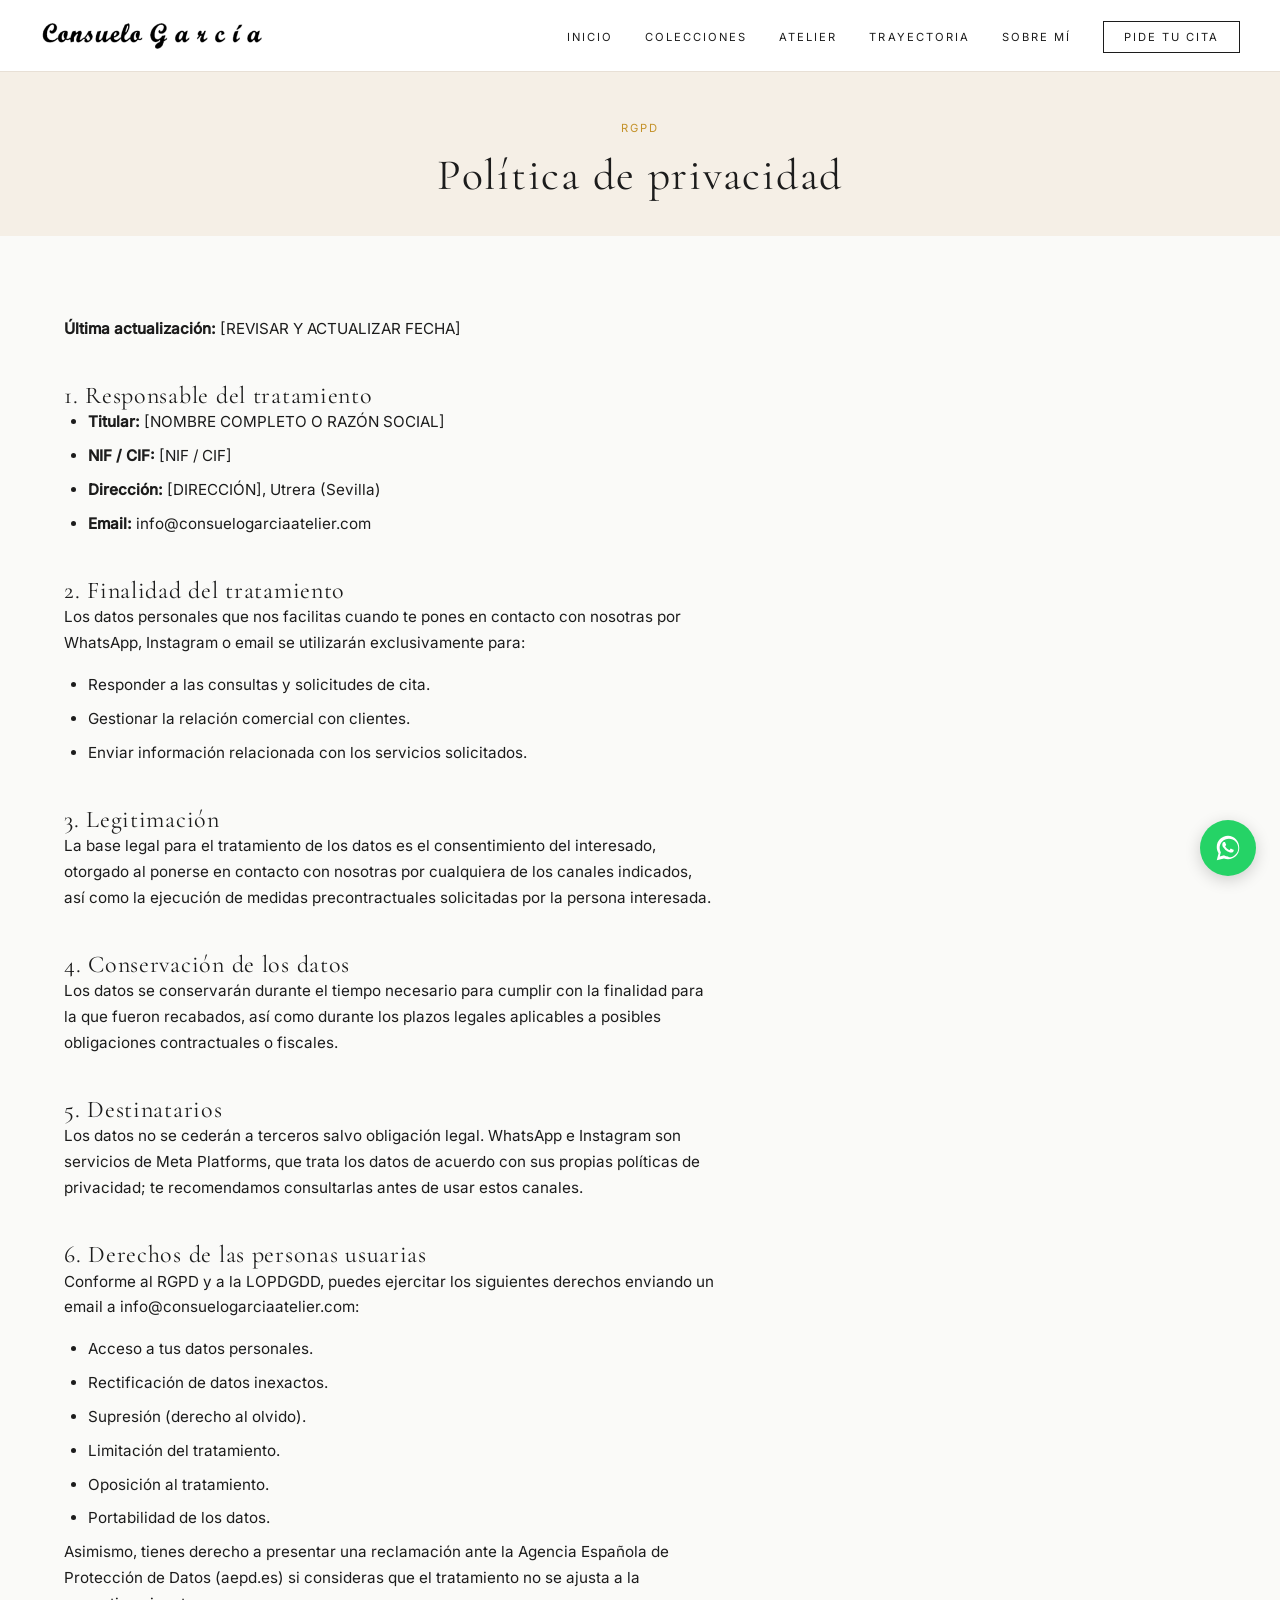
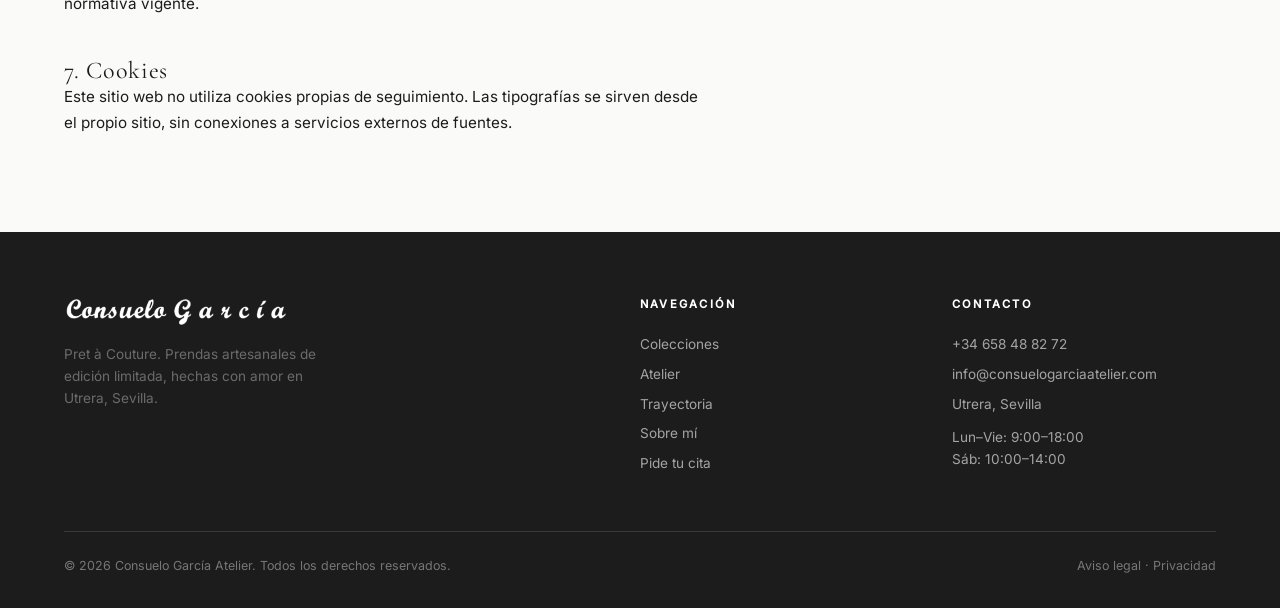
<file: privacidad.html>
<!DOCTYPE html>
<html lang="es">
<head>
  <meta charset="UTF-8">
  <meta name="viewport" content="width=device-width, initial-scale=1.0">
  <title>Política de privacidad — Consuelo García Atelier</title>
  <meta name="description" content="Política de privacidad de Consuelo García Atelier. Tratamiento de datos personales conforme al RGPD.">
  <meta name="robots" content="noindex">
  <link rel="icon" type="image/x-icon" href="images/favicon.ico">
  <link rel="icon" type="image/png" sizes="32x32" href="images/favicon.png">
  <link rel="stylesheet" href="css/style.css?v=16">
  <style>
    .legal { max-width: 760px; }
    .legal h2 { margin-top: 2.5rem; font-size: 1.5rem; }
    .legal h3 { margin-top: 1.5rem; font-size: 1.1rem; font-family: var(--body); font-weight: 500; text-transform: uppercase; letter-spacing: 0.1em; }
    .legal p, .legal li { font-size: 0.95rem; color: var(--text); margin-bottom: 1rem; line-height: 1.7; }
    .legal ul { padding-left: 1.5rem; }
    .legal ul li { margin-bottom: 0.5rem; list-style: disc; }
  </style>
</head>
<body>

  <header class="site-header">
    <nav class="nav container">
      <a href="/" class="nav__logo"><img src="images/logo.webp" alt="Consuelo García Atelier" width="160" height="23"></a>
      <button class="nav__toggle" aria-label="Menú" aria-expanded="false"><span></span><span></span><span></span></button>
      <ul class="nav__links">
        <li><a href="/">Inicio</a></li>
        <li><a href="/colecciones">Colecciones</a></li>
        <li><a href="/atelier">Atelier</a></li>
        <li><a href="/trayectoria">Trayectoria</a></li>
        <li><a href="/sobre-mi">Sobre mí</a></li>
        <li><a href="/contacto" class="nav__cta">Pide tu cita</a></li>
      </ul>
    </nav>
  </header>

  <div class="page-hero">
    <div class="container"><span class="label">RGPD</span><h1>Política de privacidad</h1></div>
  </div>

  <section class="section">
    <div class="container">
      <div class="legal">

        <p><strong>Última actualización:</strong> [REVISAR Y ACTUALIZAR FECHA]</p>

        <h2>1. Responsable del tratamiento</h2>
        <ul>
          <li><strong>Titular:</strong> [NOMBRE COMPLETO O RAZÓN SOCIAL]</li>
          <li><strong>NIF / CIF:</strong> [NIF / CIF]</li>
          <li><strong>Dirección:</strong> [DIRECCIÓN], Utrera (Sevilla)</li>
          <li><strong>Email:</strong> info@consuelogarciaatelier.com</li>
        </ul>

        <h2>2. Finalidad del tratamiento</h2>
        <p>Los datos personales que nos facilitas cuando te pones en contacto con nosotras por WhatsApp, Instagram o email se utilizarán exclusivamente para:</p>
        <ul>
          <li>Responder a las consultas y solicitudes de cita.</li>
          <li>Gestionar la relación comercial con clientes.</li>
          <li>Enviar información relacionada con los servicios solicitados.</li>
        </ul>

        <h2>3. Legitimación</h2>
        <p>La base legal para el tratamiento de los datos es el consentimiento del interesado, otorgado al ponerse en contacto con nosotras por cualquiera de los canales indicados, así como la ejecución de medidas precontractuales solicitadas por la persona interesada.</p>

        <h2>4. Conservación de los datos</h2>
        <p>Los datos se conservarán durante el tiempo necesario para cumplir con la finalidad para la que fueron recabados, así como durante los plazos legales aplicables a posibles obligaciones contractuales o fiscales.</p>

        <h2>5. Destinatarios</h2>
        <p>Los datos no se cederán a terceros salvo obligación legal. WhatsApp e Instagram son servicios de Meta Platforms, que trata los datos de acuerdo con sus propias políticas de privacidad; te recomendamos consultarlas antes de usar estos canales.</p>

        <h2>6. Derechos de las personas usuarias</h2>
        <p>Conforme al RGPD y a la LOPDGDD, puedes ejercitar los siguientes derechos enviando un email a info@consuelogarciaatelier.com:</p>
        <ul>
          <li>Acceso a tus datos personales.</li>
          <li>Rectificación de datos inexactos.</li>
          <li>Supresión (derecho al olvido).</li>
          <li>Limitación del tratamiento.</li>
          <li>Oposición al tratamiento.</li>
          <li>Portabilidad de los datos.</li>
        </ul>
        <p>Asimismo, tienes derecho a presentar una reclamación ante la Agencia Española de Protección de Datos (<a href="https://www.aepd.es" target="_blank" rel="noopener">aepd.es</a>) si consideras que el tratamiento no se ajusta a la normativa vigente.</p>

        <h2>7. Cookies</h2>
        <p>Este sitio web no utiliza cookies propias de seguimiento. Las tipografías se sirven desde el propio sitio, sin conexiones a servicios externos de fuentes.</p>

      </div>
    </div>
  </section>

  <footer class="site-footer">
    <div class="container">
      <div class="footer-grid">
        <div class="footer-brand">
          <span class="nav__logo"><img src="images/logo.webp" alt="Consuelo García Atelier" width="180" height="26"></span>
          <p>Pret à Couture. Prendas artesanales de edición limitada, hechas con amor en Utrera, Sevilla.</p>
        </div>
        <div class="footer-col">
          <h5>Navegación</h5>
          <a href="/colecciones">Colecciones</a>
          <a href="/atelier">Atelier</a>
          <a href="/trayectoria">Trayectoria</a>
          <a href="/sobre-mi">Sobre mí</a>
          <a href="/contacto">Pide tu cita</a>
        </div>
        <div class="footer-col">
          <h5>Contacto</h5>
          <a href="tel:+34658488272">+34 658 48 82 72</a>
          <a href="mailto:info@consuelogarciaatelier.com">info@consuelogarciaatelier.com</a>
          <p>Utrera, Sevilla</p>
          <p class="footer-hours">Lun–Vie: 9:00–18:00<br>Sáb: 10:00–14:00</p>
        </div>
      </div>
      <div class="footer-bottom">
        <span>© <span data-year>2026</span> Consuelo García Atelier. Todos los derechos reservados.</span>
        <span>
          <a href="/aviso-legal">Aviso legal</a> ·
          <a href="/privacidad">Privacidad</a>
        </span>
      </div>
    </div>
  </footer>

  <a class="wa-float" href="https://wa.me/34658488272" target="_blank" rel="noopener" aria-label="Contactar por WhatsApp">
    <svg viewBox="0 0 32 32" xmlns="http://www.w3.org/2000/svg"><path d="M16.003 3C9.376 3 4 8.376 4 15.003c0 2.4.71 4.638 1.93 6.518L4 28.999l7.7-1.876a11.96 11.96 0 0 0 4.303.793c6.627 0 12.003-5.376 12.003-12.003C28.006 8.376 22.63 3 16.003 3zm0 21.992c-1.39 0-2.74-.345-3.928-.997l-.28-.157-4.578 1.115 1.137-4.405-.176-.292a9.943 9.943 0 0 1-1.114-4.253c0-5.49 4.467-9.957 9.957-9.957 5.49 0 9.957 4.467 9.957 9.957 0 5.49-4.467 9.989-9.975 9.989zm5.479-7.34c-.3-.15-1.78-.88-2.054-.98-.275-.1-.475-.15-.675.15-.2.3-.775.98-.95 1.18-.175.2-.35.225-.65.075-.3-.15-1.267-.466-2.413-1.487-.892-.795-1.495-1.776-1.671-2.077-.175-.3-.018-.462.132-.612.135-.135.3-.351.45-.526.15-.176.2-.3.3-.5.1-.2.05-.376-.025-.526-.075-.15-.675-1.625-.925-2.225-.244-.585-.493-.506-.675-.515l-.575-.011a1.108 1.108 0 0 0-.802.376c-.275.3-1.05 1.026-1.05 2.502 0 1.476 1.075 2.902 1.225 3.103.15.2 2.117 3.234 5.131 4.535.717.31 1.276.495 1.712.633.72.229 1.375.197 1.893.12.578-.087 1.78-.728 2.03-1.43.25-.701.25-1.302.175-1.428-.075-.126-.275-.2-.575-.351z"/></svg>
  </a>

  <script>
    // Keep the footer copyright year current (static 2026 is the no-JS fallback)
    document.querySelectorAll('[data-year]').forEach(el => { el.textContent = new Date().getFullYear(); });
    const toggle = document.querySelector('.nav__toggle');
    const links = document.querySelector('.nav__links');
    toggle.addEventListener('click', () => {
      const open = links.classList.toggle('open');
      toggle.classList.toggle('open', open);
      toggle.setAttribute('aria-expanded', open);
    });
    links.querySelectorAll('a').forEach(a => a.addEventListener('click', () => {
      links.classList.remove('open');
      toggle.classList.remove('open');
      toggle.setAttribute('aria-expanded', false);
    }));
  </script>

</body>
</html>
</file>
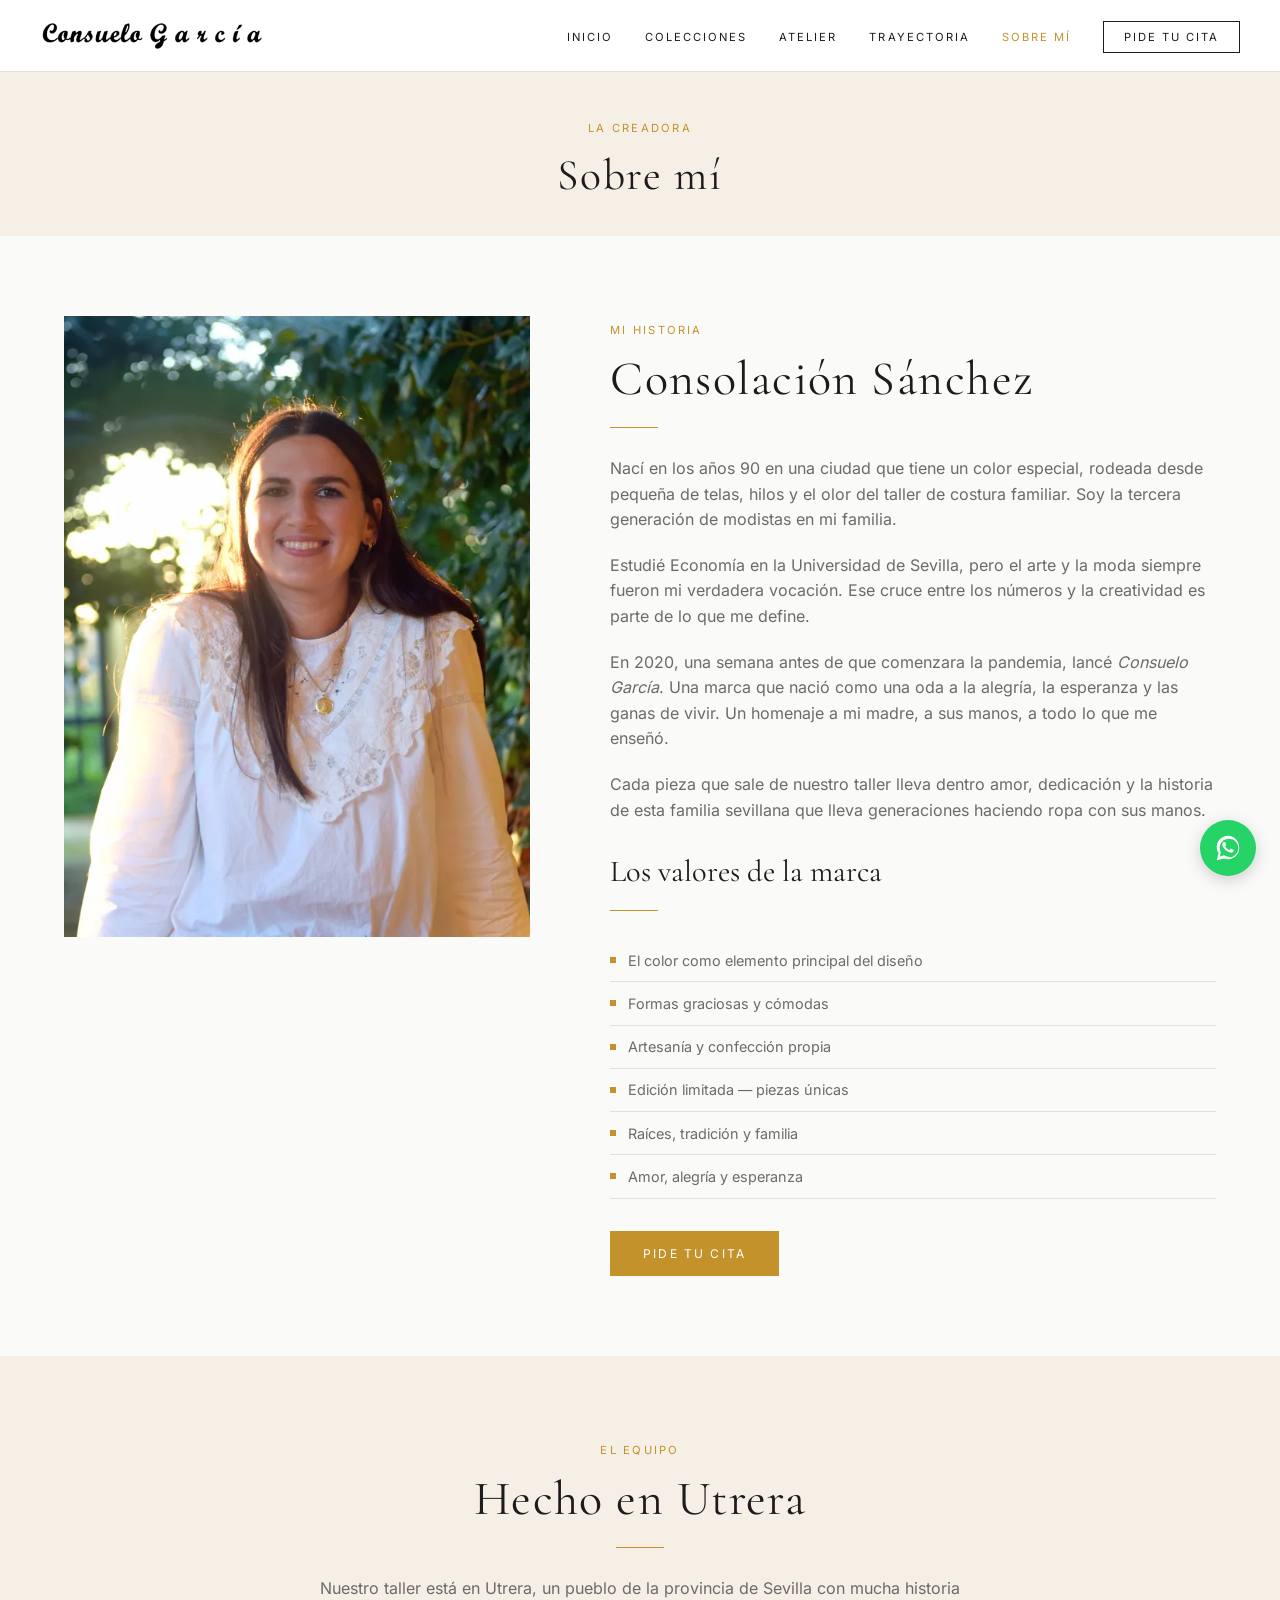
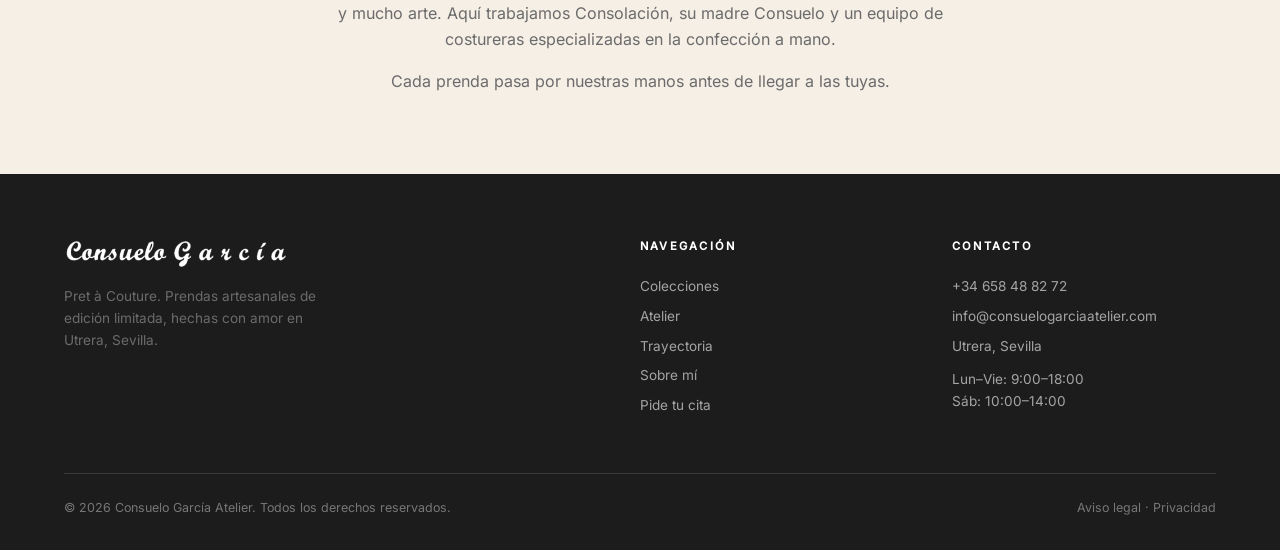
<file: sobre-mi.html>
<!DOCTYPE html>
<html lang="es">
<head>
  <meta charset="UTF-8">
  <meta name="viewport" content="width=device-width, initial-scale=1.0">
  <title>Sobre mí: Consolación Sánchez — Consuelo García Atelier</title>
  <meta name="description" content="Consolación Sánchez, tercera generación de modistas, fundó Consuelo García Atelier en Utrera, Sevilla. Conoce su historia y la de la marca.">
  <link rel="icon" type="image/x-icon" href="images/favicon.ico">
  <link rel="icon" type="image/png" sizes="32x32" href="images/favicon.png">
  <link rel="apple-touch-icon" sizes="192x192" href="images/favicon-192.png">
  <meta property="og:type" content="website">
  <meta property="og:title" content="Sobre mí — Consuelo García Atelier">
  <meta property="og:description" content="Tercera generación de modistas. Conoce la historia de Consolación Sánchez.">
  <meta property="og:image" content="https://consuelogarciaatelier.com/images/og-image.jpg">
  <meta property="og:url" content="https://consuelogarciaatelier.com/sobre-mi">
  <meta property="og:locale" content="es_ES">
  <meta property="og:site_name" content="Consuelo García Atelier">
  <meta name="twitter:card" content="summary_large_image">
  <link rel="canonical" href="https://consuelogarciaatelier.com/sobre-mi">
  <link rel="stylesheet" href="css/style.css?v=16">
</head>
<body>

  <header class="site-header">
    <nav class="nav container">
      <a href="/" class="nav__logo"><img src="images/logo.webp" alt="Consuelo García Atelier" width="160" height="23"></a>
      <button class="nav__toggle" aria-label="Menú" aria-expanded="false">
        <span></span><span></span><span></span>
      </button>
      <ul class="nav__links">
        <li><a href="/">Inicio</a></li>
        <li><a href="/colecciones">Colecciones</a></li>
        <li><a href="/atelier">Atelier</a></li>
        <li><a href="/trayectoria">Trayectoria</a></li>
        <li><a href="/sobre-mi" class="active">Sobre mí</a></li>
        <li><a href="/contacto" class="nav__cta">Pide tu cita</a></li>
      </ul>
    </nav>
  </header>

  <div class="page-hero">
    <div class="container">
      <span class="label">La creadora</span>
      <h1>Sobre mí</h1>
    </div>
  </div>

  <section class="section">
    <div class="container">
      <div class="bio-grid">
        <div class="bio-img">
          <img src="images/consuelo.webp" alt="Consolación Sánchez — Consuelo García Atelier" loading="lazy" width="1200" height="800">
        </div>
        <div class="bio-text">
          <span class="label">Mi historia</span>
          <h2>Consolación Sánchez</h2>
          <div class="divider divider--left"></div>

          <p>Nací en los años 90 en una ciudad que tiene un color especial, rodeada desde pequeña de telas, hilos y el olor del taller de costura familiar. Soy la tercera generación de modistas en mi familia.</p>

          <p>Estudié Economía en la Universidad de Sevilla, pero el arte y la moda siempre fueron mi verdadera vocación. Ese cruce entre los números y la creatividad es parte de lo que me define.</p>

          <p>En 2020, una semana antes de que comenzara la pandemia, lancé <em>Consuelo García</em>. Una marca que nació como una oda a la alegría, la esperanza y las ganas de vivir. Un homenaje a mi madre, a sus manos, a todo lo que me enseñó.</p>

          <p>Cada pieza que sale de nuestro taller lleva dentro amor, dedicación y la historia de esta familia sevillana que lleva generaciones haciendo ropa con sus manos.</p>

          <h3>Los valores de la marca</h3>
          <div class="divider divider--left"></div>
          <ul class="values-list">
            <li>El color como elemento principal del diseño</li>
            <li>Formas graciosas y cómodas</li>
            <li>Artesanía y confección propia</li>
            <li>Edición limitada — piezas únicas</li>
            <li>Raíces, tradición y familia</li>
            <li>Amor, alegría y esperanza</li>
          </ul>

          <a href="/contacto" class="btn btn--accent">Pide tu cita</a>
        </div>
      </div>
    </div>
  </section>

  <section class="section section--cream">
    <div class="container text-center">
      <span class="label">El equipo</span>
      <h2>Hecho en Utrera</h2>
      <div class="divider"></div>
      <p>Nuestro taller está en Utrera, un pueblo de la provincia de Sevilla con mucha historia y mucho arte. Aquí trabajamos Consolación, su madre Consuelo y un equipo de costureras especializadas en la confección a mano.</p>
      <p class="mt-1">Cada prenda pasa por nuestras manos antes de llegar a las tuyas.</p>
    </div>
  </section>

  <footer class="site-footer">
    <div class="container">
      <div class="footer-grid">
        <div class="footer-brand">
          <span class="nav__logo"><img src="images/logo.webp" alt="Consuelo García Atelier" width="180" height="26"></span>
          <p>Pret à Couture. Prendas artesanales de edición limitada, hechas con amor en Utrera, Sevilla.</p>
        </div>
        <div class="footer-col">
          <h5>Navegación</h5>
          <a href="/colecciones">Colecciones</a>
          <a href="/atelier">Atelier</a>
          <a href="/trayectoria">Trayectoria</a>
          <a href="/sobre-mi">Sobre mí</a>
          <a href="/contacto">Pide tu cita</a>
        </div>
        <div class="footer-col">
          <h5>Contacto</h5>
          <a href="tel:+34658488272">+34 658 48 82 72</a>
          <a href="mailto:info@consuelogarciaatelier.com">info@consuelogarciaatelier.com</a>
          <p>Utrera, Sevilla</p>
          <p class="footer-hours">Lun–Vie: 9:00–18:00<br>Sáb: 10:00–14:00</p>
        </div>
      </div>
      <div class="footer-bottom">
        <span>© <span data-year>2026</span> Consuelo García Atelier. Todos los derechos reservados.</span>
        <span>
          <a href="/aviso-legal">Aviso legal</a> ·
          <a href="/privacidad">Privacidad</a>
        </span>
      </div>
    </div>
  </footer>

  <script>
    // Keep the footer copyright year current (static 2026 is the no-JS fallback)
    document.querySelectorAll('[data-year]').forEach(el => { el.textContent = new Date().getFullYear(); });
    const toggle = document.querySelector('.nav__toggle');
    const links = document.querySelector('.nav__links');
    toggle.addEventListener('click', () => {
      const open = links.classList.toggle('open');
      toggle.classList.toggle('open', open);
      toggle.setAttribute('aria-expanded', open);
    });
    links.querySelectorAll('a').forEach(a => a.addEventListener('click', () => {
      links.classList.remove('open');
      toggle.classList.remove('open');
      toggle.setAttribute('aria-expanded', false);
    }));
  </script>


  <!-- WhatsApp flotante -->
  <a class="wa-float" href="https://wa.me/34658488272?text=Hola%2C%20me%20gustar%C3%ADa%20pedir%20informaci%C3%B3n" target="_blank" rel="noopener" aria-label="Contactar por WhatsApp">
    <svg viewBox="0 0 32 32" xmlns="http://www.w3.org/2000/svg"><path d="M16.003 3C9.376 3 4 8.376 4 15.003c0 2.4.71 4.638 1.93 6.518L4 28.999l7.7-1.876a11.96 11.96 0 0 0 4.303.793c6.627 0 12.003-5.376 12.003-12.003C28.006 8.376 22.63 3 16.003 3zm0 21.992c-1.39 0-2.74-.345-3.928-.997l-.28-.157-4.578 1.115 1.137-4.405-.176-.292a9.943 9.943 0 0 1-1.114-4.253c0-5.49 4.467-9.957 9.957-9.957 5.49 0 9.957 4.467 9.957 9.957 0 5.49-4.467 9.989-9.975 9.989zm5.479-7.34c-.3-.15-1.78-.88-2.054-.98-.275-.1-.475-.15-.675.15-.2.3-.775.98-.95 1.18-.175.2-.35.225-.65.075-.3-.15-1.267-.466-2.413-1.487-.892-.795-1.495-1.776-1.671-2.077-.175-.3-.018-.462.132-.612.135-.135.3-.351.45-.526.15-.176.2-.3.3-.5.1-.2.05-.376-.025-.526-.075-.15-.675-1.625-.925-2.225-.244-.585-.493-.506-.675-.515l-.575-.011a1.108 1.108 0 0 0-.802.376c-.275.3-1.05 1.026-1.05 2.502 0 1.476 1.075 2.902 1.225 3.103.15.2 2.117 3.234 5.131 4.535.717.31 1.276.495 1.712.633.72.229 1.375.197 1.893.12.578-.087 1.78-.728 2.03-1.43.25-.701.25-1.302.175-1.428-.075-.126-.275-.2-.575-.351z"/></svg>
  </a>

</body>
</html>
</file>
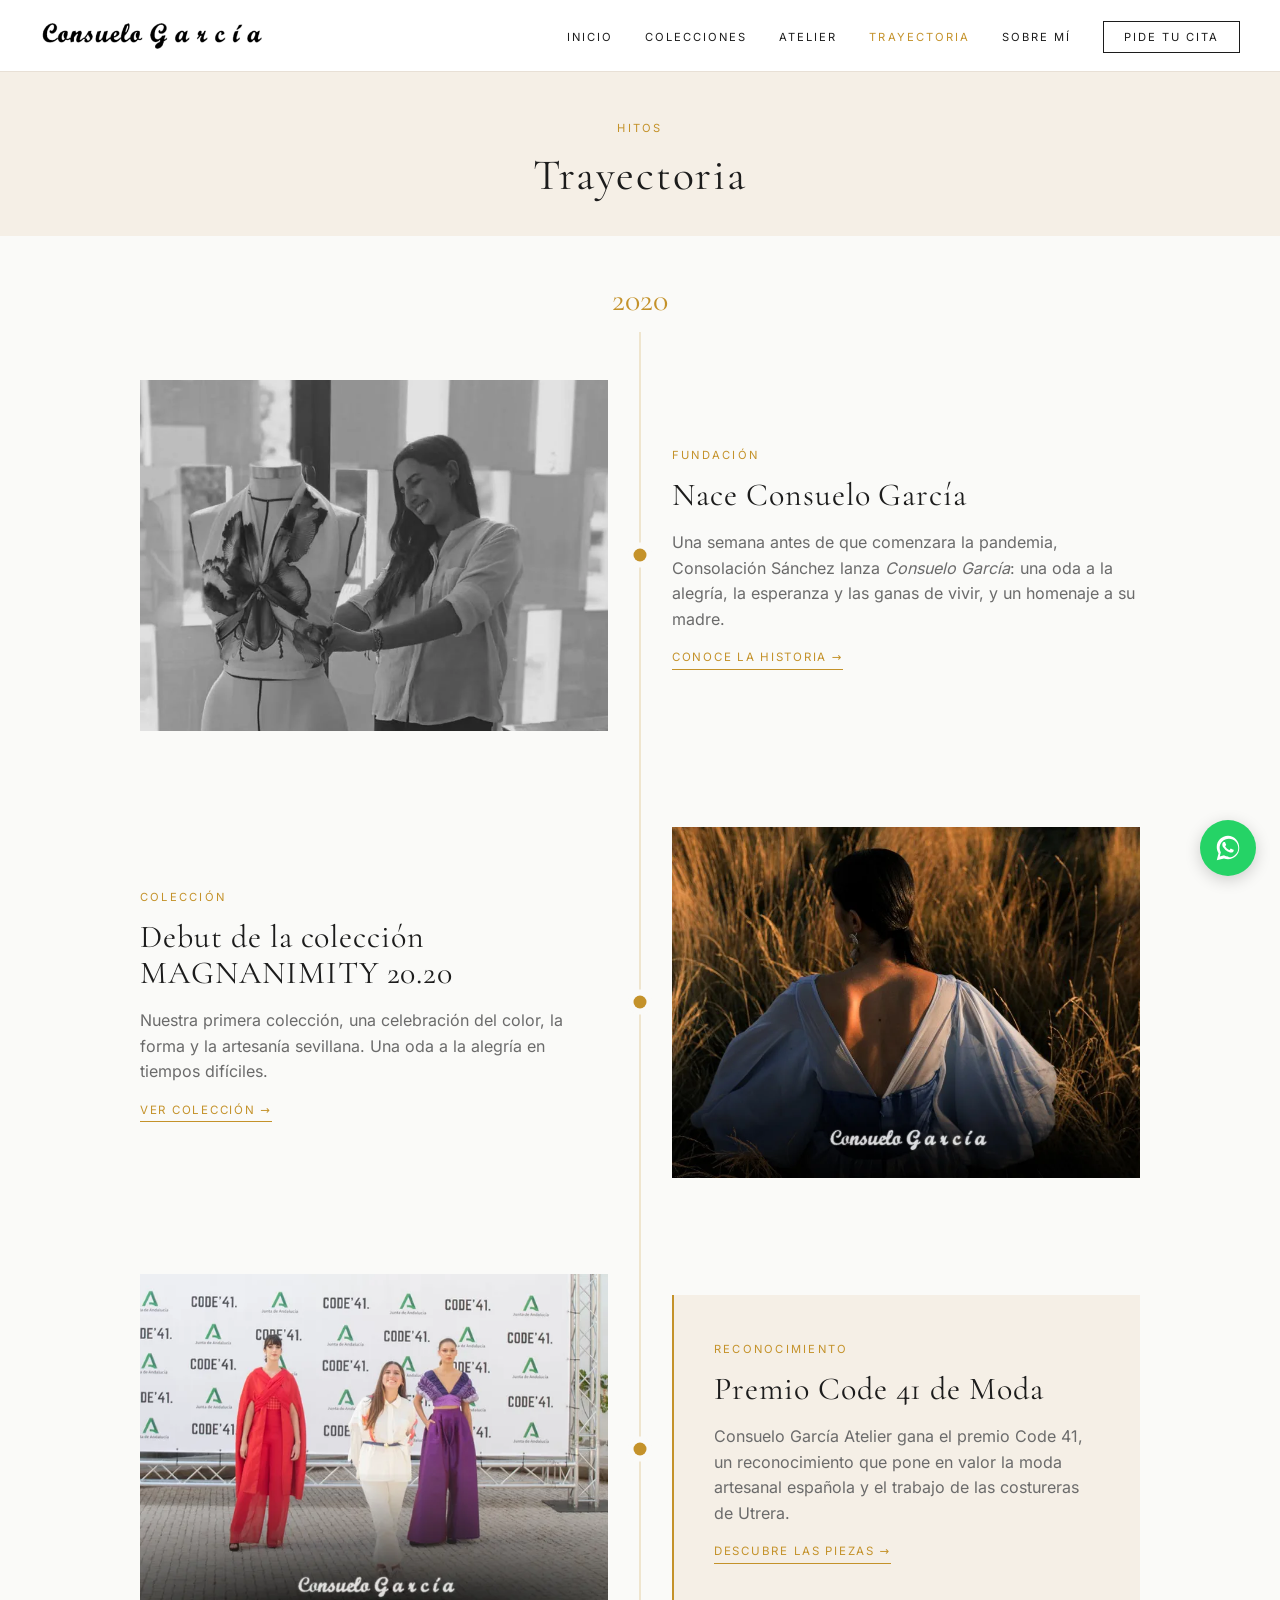
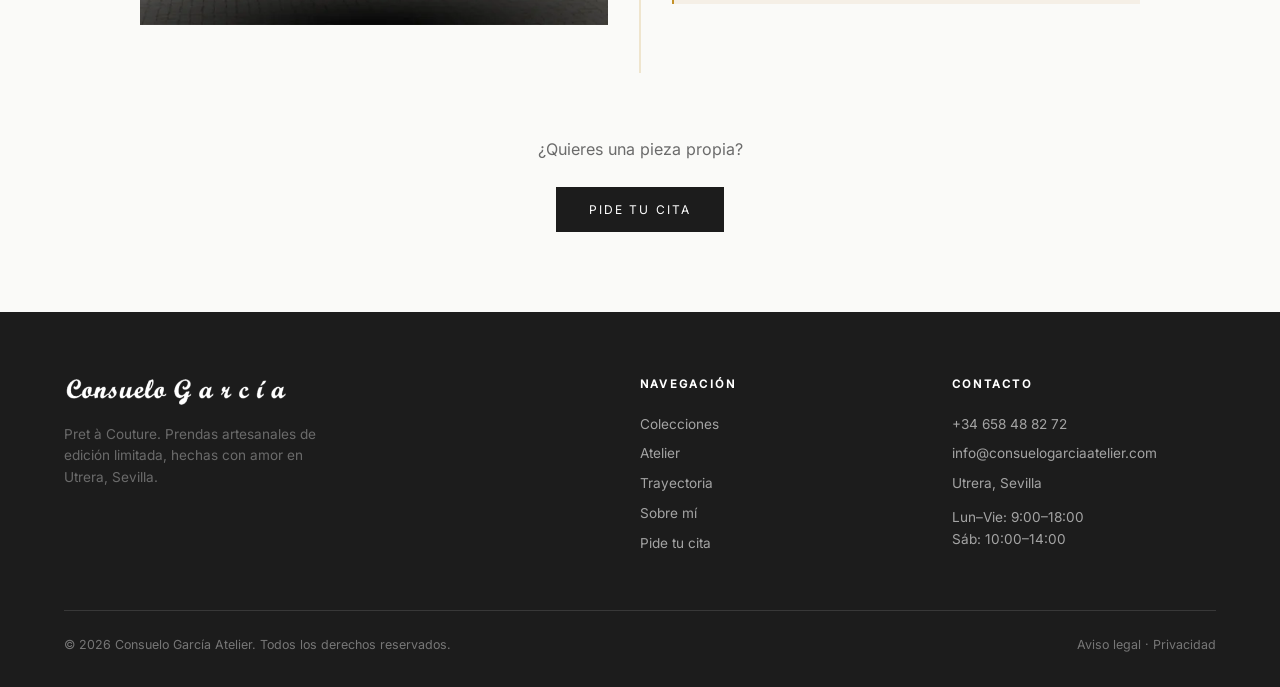
<file: trayectoria.html>
<!DOCTYPE html>
<html lang="es">
<head>
  <meta charset="UTF-8">
  <meta name="viewport" content="width=device-width, initial-scale=1.0">
  <title>Trayectoria — Consuelo García Atelier</title>
  <meta name="description" content="Los hitos de Consuelo García Atelier, atelier de moda artesanal en Utrera, Sevilla: el nacimiento de la marca, la colección MAGNANIMITY 20.20 y el Premio Code 41 de Moda.">
  <link rel="icon" type="image/x-icon" href="images/favicon.ico">
  <link rel="icon" type="image/png" sizes="32x32" href="images/favicon.png">
  <link rel="apple-touch-icon" sizes="192x192" href="images/favicon-192.png">
  <meta property="og:type" content="website">
  <meta property="og:title" content="Trayectoria — Consuelo García Atelier">
  <meta property="og:description" content="Los hitos de Consuelo García Atelier, moda artesanal hecha en Utrera.">
  <meta property="og:image" content="https://consuelogarciaatelier.com/images/og-image.jpg">
  <meta property="og:url" content="https://consuelogarciaatelier.com/trayectoria">
  <meta property="og:locale" content="es_ES">
  <meta property="og:site_name" content="Consuelo García Atelier">
  <meta name="twitter:card" content="summary_large_image">
  <link rel="canonical" href="https://consuelogarciaatelier.com/trayectoria">
  <link rel="stylesheet" href="css/style.css?v=16">
</head>
<body>

  <header class="site-header">
    <nav class="nav container">
      <a href="/" class="nav__logo"><img src="images/logo.webp" alt="Consuelo García Atelier" width="160" height="23"></a>
      <button class="nav__toggle" aria-label="Menú" aria-expanded="false">
        <span></span><span></span><span></span>
      </button>
      <ul class="nav__links">
        <li><a href="/">Inicio</a></li>
        <li><a href="/colecciones">Colecciones</a></li>
        <li><a href="/atelier">Atelier</a></li>
        <li><a href="/trayectoria" class="active">Trayectoria</a></li>
        <li><a href="/sobre-mi">Sobre mí</a></li>
        <li><a href="/contacto" class="nav__cta">Pide tu cita</a></li>
      </ul>
    </nav>
  </header>

  <div class="page-hero">
    <div class="container">
      <span class="label">Hitos</span>
      <h1>Trayectoria</h1>
    </div>
  </div>

  <section class="section section--tight-top">
    <div class="container">
      <p class="timeline__year">2020</p>
      <ol class="timeline">
        <li class="milestone" id="nacimiento">
          <div class="milestone__img milestone__img--head">
            <img src="images/atelier.webp" alt="Taller de costura de Consuelo García Atelier en Utrera" loading="lazy" width="796" height="1507">
          </div>
          <div class="milestone__body">
            <span class="label">Fundación</span>
            <h2>Nace Consuelo García</h2>
            <p>Una semana antes de que comenzara la pandemia, Consolación Sánchez lanza <em>Consuelo García</em>: una oda a la alegría, la esperanza y las ganas de vivir, y un homenaje a su madre.</p>
            <a href="/sobre-mi" class="blog-card__link">Conoce la historia →</a>
          </div>
        </li>
        <li class="milestone" id="magnanimity">
          <div class="milestone__img">
            <img src="images/coleccion-hero.webp" alt="Colección MAGNANIMITY 20.20" loading="lazy" width="1000" height="600">
          </div>
          <div class="milestone__body">
            <span class="label">Colección</span>
            <h2>Debut de la colección MAGNANIMITY 20.20</h2>
            <p>Nuestra primera colección, una celebración del color, la forma y la artesanía sevillana. Una oda a la alegría en tiempos difíciles.</p>
            <a href="/colecciones" class="blog-card__link">Ver colección →</a>
          </div>
        </li>
        <li class="milestone milestone--featured" id="premio-code-41">
          <div class="milestone__img">
            <img src="images/blog-1.webp" alt="Premio Code 41 de Moda" loading="lazy" width="800" height="480">
          </div>
          <div class="milestone__body">
            <span class="label">Reconocimiento</span>
            <h2>Premio Code 41 de Moda</h2>
            <p>Consuelo García Atelier gana el premio Code 41, un reconocimiento que pone en valor la moda artesanal española y el trabajo de las costureras de Utrera.</p>
            <a href="/colecciones" class="blog-card__link">Descubre las piezas →</a>
          </div>
        </li>
      </ol>

      <div class="text-center mt-4">
        <p>¿Quieres una pieza propia?</p>
        <a href="/contacto" class="btn btn--dark mt-1-5">Pide tu cita</a>
      </div>
    </div>
  </section>

  <footer class="site-footer">
    <div class="container">
      <div class="footer-grid">
        <div class="footer-brand">
          <span class="nav__logo"><img src="images/logo.webp" alt="Consuelo García Atelier" width="180" height="26"></span>
          <p>Pret à Couture. Prendas artesanales de edición limitada, hechas con amor en Utrera, Sevilla.</p>
        </div>
        <div class="footer-col">
          <h5>Navegación</h5>
          <a href="/colecciones">Colecciones</a>
          <a href="/atelier">Atelier</a>
          <a href="/trayectoria">Trayectoria</a>
          <a href="/sobre-mi">Sobre mí</a>
          <a href="/contacto">Pide tu cita</a>
        </div>
        <div class="footer-col">
          <h5>Contacto</h5>
          <a href="tel:+34658488272">+34 658 48 82 72</a>
          <a href="mailto:info@consuelogarciaatelier.com">info@consuelogarciaatelier.com</a>
          <p>Utrera, Sevilla</p>
          <p class="footer-hours">Lun–Vie: 9:00–18:00<br>Sáb: 10:00–14:00</p>
        </div>
      </div>
      <div class="footer-bottom">
        <span>© <span data-year>2026</span> Consuelo García Atelier. Todos los derechos reservados.</span>
        <span>
          <a href="/aviso-legal">Aviso legal</a> ·
          <a href="/privacidad">Privacidad</a>
        </span>
      </div>
    </div>
  </footer>

  <script>
    // Keep the footer copyright year current (static 2026 is the no-JS fallback)
    document.querySelectorAll('[data-year]').forEach(el => { el.textContent = new Date().getFullYear(); });
    const toggle = document.querySelector('.nav__toggle');
    const links = document.querySelector('.nav__links');
    toggle.addEventListener('click', () => {
      const open = links.classList.toggle('open');
      toggle.classList.toggle('open', open);
      toggle.setAttribute('aria-expanded', open);
    });
    links.querySelectorAll('a').forEach(a => a.addEventListener('click', () => {
      links.classList.remove('open');
      toggle.classList.remove('open');
      toggle.setAttribute('aria-expanded', false);
    }));
  </script>


  <!-- WhatsApp flotante -->
  <a class="wa-float" href="https://wa.me/34658488272?text=Hola%2C%20me%20gustar%C3%ADa%20pedir%20informaci%C3%B3n" target="_blank" rel="noopener" aria-label="Contactar por WhatsApp">
    <svg viewBox="0 0 32 32" xmlns="http://www.w3.org/2000/svg"><path d="M16.003 3C9.376 3 4 8.376 4 15.003c0 2.4.71 4.638 1.93 6.518L4 28.999l7.7-1.876a11.96 11.96 0 0 0 4.303.793c6.627 0 12.003-5.376 12.003-12.003C28.006 8.376 22.63 3 16.003 3zm0 21.992c-1.39 0-2.74-.345-3.928-.997l-.28-.157-4.578 1.115 1.137-4.405-.176-.292a9.943 9.943 0 0 1-1.114-4.253c0-5.49 4.467-9.957 9.957-9.957 5.49 0 9.957 4.467 9.957 9.957 0 5.49-4.467 9.989-9.975 9.989zm5.479-7.34c-.3-.15-1.78-.88-2.054-.98-.275-.1-.475-.15-.675.15-.2.3-.775.98-.95 1.18-.175.2-.35.225-.65.075-.3-.15-1.267-.466-2.413-1.487-.892-.795-1.495-1.776-1.671-2.077-.175-.3-.018-.462.132-.612.135-.135.3-.351.45-.526.15-.176.2-.3.3-.5.1-.2.05-.376-.025-.526-.075-.15-.675-1.625-.925-2.225-.244-.585-.493-.506-.675-.515l-.575-.011a1.108 1.108 0 0 0-.802.376c-.275.3-1.05 1.026-1.05 2.502 0 1.476 1.075 2.902 1.225 3.103.15.2 2.117 3.234 5.131 4.535.717.31 1.276.495 1.712.633.72.229 1.375.197 1.893.12.578-.087 1.78-.728 2.03-1.43.25-.701.25-1.302.175-1.428-.075-.126-.275-.2-.575-.351z"/></svg>
  </a>

</body>
</html>
</file>
<file: css/style.css>
/* ── Self-hosted fonts (Google Fonts, latin + latin-ext) ── */
@font-face {
  font-family: 'Cormorant Garamond';
  font-style: italic;
  font-weight: 300 400;
  font-display: swap;
  src: url('../fonts/cormorant-garamond-italic-latin-ext.woff2') format('woff2');
  unicode-range: U+0100-02BA, U+02BD-02C5, U+02C7-02CC, U+02CE-02D7, U+02DD-02FF, U+0304, U+0308, U+0329, U+1D00-1DBF, U+1E00-1E9F, U+1EF2-1EFF, U+2020, U+20A0-20AB, U+20AD-20C4, U+2113, U+2C60-2C7F, U+A720-A7FF;
}
@font-face {
  font-family: 'Cormorant Garamond';
  font-style: italic;
  font-weight: 300 400;
  font-display: swap;
  src: url('../fonts/cormorant-garamond-italic-latin.woff2') format('woff2');
  unicode-range: U+0000-00FF, U+0131, U+0152-0153, U+02BB-02BC, U+02C6, U+02DA, U+02DC, U+0304, U+0308, U+0329, U+2000-206F, U+20AC, U+2122, U+2191, U+2193, U+2212, U+2215, U+FEFF, U+FFFD;
}
@font-face {
  font-family: 'Cormorant Garamond';
  font-style: normal;
  font-weight: 300 500;
  font-display: swap;
  src: url('../fonts/cormorant-garamond-normal-latin-ext.woff2') format('woff2');
  unicode-range: U+0100-02BA, U+02BD-02C5, U+02C7-02CC, U+02CE-02D7, U+02DD-02FF, U+0304, U+0308, U+0329, U+1D00-1DBF, U+1E00-1E9F, U+1EF2-1EFF, U+2020, U+20A0-20AB, U+20AD-20C4, U+2113, U+2C60-2C7F, U+A720-A7FF;
}
@font-face {
  font-family: 'Cormorant Garamond';
  font-style: normal;
  font-weight: 300 500;
  font-display: swap;
  src: url('../fonts/cormorant-garamond-normal-latin.woff2') format('woff2');
  unicode-range: U+0000-00FF, U+0131, U+0152-0153, U+02BB-02BC, U+02C6, U+02DA, U+02DC, U+0304, U+0308, U+0329, U+2000-206F, U+20AC, U+2122, U+2191, U+2193, U+2212, U+2215, U+FEFF, U+FFFD;
}
@font-face {
  font-family: 'Inter';
  font-style: normal;
  font-weight: 300 500;
  font-display: swap;
  src: url('../fonts/inter-normal-latin-ext.woff2') format('woff2');
  unicode-range: U+0100-02BA, U+02BD-02C5, U+02C7-02CC, U+02CE-02D7, U+02DD-02FF, U+0304, U+0308, U+0329, U+1D00-1DBF, U+1E00-1E9F, U+1EF2-1EFF, U+2020, U+20A0-20AB, U+20AD-20C4, U+2113, U+2C60-2C7F, U+A720-A7FF;
}
@font-face {
  font-family: 'Inter';
  font-style: normal;
  font-weight: 300 500;
  font-display: swap;
  src: url('../fonts/inter-normal-latin.woff2') format('woff2');
  unicode-range: U+0000-00FF, U+0131, U+0152-0153, U+02BB-02BC, U+02C6, U+02DA, U+02DC, U+0304, U+0308, U+0329, U+2000-206F, U+20AC, U+2122, U+2191, U+2193, U+2212, U+2215, U+FEFF, U+FFFD;
}

/* ── Variables ── */
:root {
  --bg: #FAFAF8;
  --white: #FFFFFF;
  --text: #1C1C1C;
  --text-muted: #6B6B6B;
  --accent: #C4922A;
  --cream: #F5EFE6;
  --border: #E8E0D6;
  --heading: 'Cormorant Garamond', Georgia, serif;
  --body: 'Inter', system-ui, sans-serif;
  --nav-height: 72px;
}

/* ── Reset ── */
*, *::before, *::after { box-sizing: border-box; margin: 0; padding: 0; }
html { scroll-behavior: smooth; }
body {
  font-family: var(--body);
  background: var(--bg);
  color: var(--text);
  line-height: 1.6;
}
img { display: block; max-width: 100%; height: auto; }
a { color: inherit; text-decoration: none; }
ul { list-style: none; }

/* ── Typography ── */
h1, h2, h3, h4 {
  font-family: var(--heading);
  font-weight: 400;
  line-height: 1.15;
}
h1 { font-size: clamp(2.4rem, 6vw, 5rem); letter-spacing: 0.04em; }
h2 { font-size: clamp(1.8rem, 4vw, 3rem); letter-spacing: 0.03em; }
h3 { font-size: clamp(1.3rem, 2.5vw, 1.9rem); }
h4 { font-size: 1.1rem; }
p { font-size: 1rem; color: var(--text-muted); max-width: 65ch; }

/* ── Layout helpers ── */
.sr-only { position: absolute; width: 1px; height: 1px; padding: 0; margin: -1px; overflow: hidden; clip: rect(0 0 0 0); white-space: nowrap; border: 0; }
.container { width: 90%; max-width: 1200px; margin-inline: auto; }
.section { padding: 5rem 0; }
.section--cream { background: var(--cream); }
.text-center { text-align: center; }
.text-center p { margin-inline: auto; }
.section-head { margin-bottom: 3rem; }
.label {
  display: inline-block;
  font-size: 0.7rem;
  font-family: var(--body);
  letter-spacing: 0.2em;
  text-transform: uppercase;
  color: var(--accent);
  margin-bottom: 0.75rem;
}
.divider {
  width: 48px;
  height: 1px;
  background: var(--accent);
  margin: 1.25rem auto 1.75rem;
}
.divider--left { margin-left: 0; }

/* ── Buttons ── */
.btn {
  display: inline-block;
  padding: 0.75rem 2rem;
  font-family: var(--body);
  font-size: 0.75rem;
  letter-spacing: 0.18em;
  text-transform: uppercase;
  border: 1px solid currentColor;
  transition: background 0.25s, color 0.25s;
  cursor: pointer;
}
.btn--dark {
  color: var(--white);
  background: var(--text);
  border-color: var(--text);
}
.btn--dark:hover { background: var(--accent); border-color: var(--accent); }
.btn--outline {
  color: var(--text);
  background: transparent;
  border-color: var(--text);
}
.btn--outline:hover { background: var(--text); color: var(--white); }
.btn--accent {
  color: var(--white);
  background: var(--accent);
  border-color: var(--accent);
}
.btn--accent:hover { background: #a67820; border-color: #a67820; }
.btn-group {
  display: flex;
  gap: 1rem;
  justify-content: center;
  flex-wrap: wrap;
  margin-top: 2rem;
}

/* ── Spacing utilities ── */
.mt-1 { margin-top: 1rem; }
.mt-1-5 { margin-top: 1.5rem; }
.mt-2 { margin-top: 2rem; }
.mt-2-5 { margin-top: 2.5rem; }
.mt-4 { margin-top: 4rem; }

/* ── Header / Nav ── */
.site-header {
  position: sticky;
  top: 0;
  z-index: 100;
  background: var(--white);
  border-bottom: 1px solid var(--border);
  height: var(--nav-height);
  display: flex;
  align-items: center;
}
.nav {
  display: flex;
  align-items: center;
  justify-content: space-between;
  width: 100%;
}
.nav__logo {
  display: flex;
  align-items: center;
  font-family: var(--heading);
  font-size: 1.25rem;
  letter-spacing: 0.08em;
  text-transform: uppercase;
}
.nav__logo span { color: var(--accent); }
.nav__logo img {
  height: 32px;
  width: auto;
  display: block;
}
.footer-brand .nav__logo img { filter: invert(1) brightness(2); }

/* ── Floating WhatsApp ── */
.wa-float {
  position: fixed;
  bottom: 1.5rem;
  right: 1.5rem;
  z-index: 90;
  width: 56px;
  height: 56px;
  background: #25D366;
  border-radius: 50%;
  display: flex;
  align-items: center;
  justify-content: center;
  box-shadow: 0 4px 16px rgba(0,0,0,0.18);
  transition: transform 0.2s, box-shadow 0.2s;
}
.wa-float:hover {
  transform: scale(1.08);
  box-shadow: 0 6px 22px rgba(0,0,0,0.22);
}
.wa-float svg { width: 30px; height: 30px; fill: white; }
@media (max-width: 680px) {
  .wa-float { bottom: 1rem; right: 1rem; width: 52px; height: 52px; }
  .wa-float svg { width: 28px; height: 28px; }
}
.nav__links {
  display: flex;
  align-items: center;
  gap: 2rem;
}
.nav__links a {
  font-size: 0.7rem;
  letter-spacing: 0.18em;
  text-transform: uppercase;
  color: var(--text);
  transition: color 0.2s;
}
.nav__links a:hover,
.nav__links a.active { color: var(--accent); }
.nav__links .nav__cta {
  padding: 0.5rem 1.25rem;
  border: 1px solid var(--text);
  transition: background 0.2s, color 0.2s;
}
.nav__links .nav__cta:hover { background: var(--text); color: var(--white); }

/* Mobile nav toggle */
.nav__toggle {
  display: none;
  flex-direction: column;
  gap: 5px;
  cursor: pointer;
  background: none;
  border: none;
  padding: 4px;
}
.nav__toggle span {
  display: block;
  width: 24px;
  height: 1.5px;
  background: var(--text);
  transition: transform 0.3s, opacity 0.3s;
}
.nav__toggle.open span:nth-child(1) { transform: translateY(6.5px) rotate(45deg); }
.nav__toggle.open span:nth-child(2) { opacity: 0; }
.nav__toggle.open span:nth-child(3) { transform: translateY(-6.5px) rotate(-45deg); }

/* ── Hero ── */
.hero {
  position: relative;
  height: calc(100vh - var(--nav-height));
  min-height: 520px;
  display: flex;
  align-items: flex-end;
  overflow: hidden;
}
.hero__img {
  position: absolute;
  inset: 0;
  width: 100%;
  height: 100%;
  object-fit: cover;
  object-position: center top;
}
.hero__overlay {
  position: absolute;
  inset: 0;
  background: linear-gradient(to top, rgba(0,0,0,0.55) 0%, rgba(0,0,0,0.1) 60%, transparent 100%);
}
.hero__content {
  position: relative;
  z-index: 1;
  padding: 3rem 5%;
  color: var(--white);
  max-width: 680px;
}
.hero__content .label { color: rgba(255,255,255,0.75); }
.hero__content .hero__title { color: var(--white); margin-bottom: 1rem; font-size: clamp(2.4rem, 6vw, 5rem); letter-spacing: 0.04em; }
.hero__content p {
  color: rgba(255,255,255,0.85);
  margin-bottom: 2rem;
  max-width: 50ch;
}

/* ── Intro strip ── */
.intro-strip {
  background: var(--text);
  color: var(--white);
  text-align: center;
  padding: 2.5rem 1rem;
}
.intro-strip p {
  font-family: var(--heading);
  font-size: clamp(1rem, 2.5vw, 1.35rem);
  color: rgba(255,255,255,0.85);
  max-width: 70ch;
  margin-inline: auto;
  letter-spacing: 0.03em;
}

/* ── Collections grid ── */
.collections-grid {
  display: grid;
  grid-template-columns: repeat(auto-fit, minmax(280px, 1fr));
  gap: 1.5rem;
}
.collection-card {
  position: relative;
  overflow: hidden;
  aspect-ratio: 3/4;
  background: var(--cream);
}
.collection-card img {
  width: 100%;
  height: 100%;
  object-fit: cover;
  transition: transform 0.5s ease;
}
.collection-card:hover img { transform: scale(1.04); }
.collection-card__info {
  position: absolute;
  bottom: 0;
  left: 0;
  right: 0;
  padding: 1.5rem;
  background: linear-gradient(to top, rgba(0,0,0,0.65), transparent);
  color: var(--white);
}
.collection-card__info h3 { font-size: 1.3rem; }
.collection-card__info p { font-size: 0.85rem; color: rgba(255,255,255,0.8); margin-top: 0.3rem; max-width: none; }

a.collection-card { display: block; cursor: zoom-in; }
a.collection-card:focus-visible { outline: 2px solid var(--accent); outline-offset: 3px; }

/* ── Lightbox ── */
.lightbox {
  width: 100%;
  height: 100%;
  max-width: none;
  max-height: none;
  margin: 0;
  padding: 0;
  border: 0;
  background: rgba(20, 18, 16, 0.94);
  color: var(--white);
}
.lightbox::backdrop { background: rgba(20, 18, 16, 0.94); }
.lightbox__figure {
  height: 100%;
  display: flex;
  flex-direction: column;
  align-items: center;
  justify-content: center;
  gap: 1rem;
  padding: 3.5rem 4.5rem 2rem;
}
.lightbox__img {
  max-width: 100%;
  max-height: calc(100% - 3rem);
  width: auto;
  height: auto;
  object-fit: contain;
}
.lightbox__caption {
  font-family: var(--heading);
  font-size: 1.25rem;
  text-align: center;
}
.lightbox__btn {
  position: absolute;
  background: none;
  border: 0;
  color: var(--white);
  font-size: 2.75rem;
  line-height: 1;
  width: 3rem;
  height: 3rem;
  cursor: pointer;
  opacity: 0.8;
  transition: opacity 0.2s;
}
.lightbox__btn:hover, .lightbox__btn:focus-visible { opacity: 1; }
.lightbox__btn:focus-visible { outline: 2px solid var(--accent); }
.lightbox__close { top: 0.75rem; right: 0.75rem; }
.lightbox__prev, .lightbox__next { top: 50%; transform: translateY(-50%); font-size: 3.5rem; }
.lightbox__prev { left: 0.75rem; }
.lightbox__next { right: 0.75rem; }
.lightbox__count {
  position: absolute;
  top: 1.25rem;
  left: 1.25rem;
  font-size: 0.8rem;
  letter-spacing: 0.1em;
  opacity: 0.7;
}
body.lightbox-open { overflow: hidden; }
@media (max-width: 680px) {
  .lightbox__figure { padding: 3.5rem 0.5rem 4rem; }
  .lightbox__prev, .lightbox__next { top: auto; bottom: 0.5rem; transform: none; }
}

/* Placeholder for images not yet added */
.img-placeholder {
  width: 100%;
  height: 100%;
  background: var(--cream);
  display: flex;
  flex-direction: column;
  align-items: center;
  justify-content: center;
  color: var(--text-muted);
  font-size: 0.8rem;
  letter-spacing: 0.1em;
  text-transform: uppercase;
  gap: 0.5rem;
}
.img-placeholder::before {
  content: '';
  width: 40px;
  height: 40px;
  border: 1px solid var(--border);
  border-radius: 50%;
  background: url("data:image/svg+xml,%3Csvg xmlns='http://www.w3.org/2000/svg' viewBox='0 0 24 24' fill='none' stroke='%23aaa' stroke-width='1.5'%3E%3Crect x='3' y='3' width='18' height='18' rx='2'/%3E%3Ccircle cx='8.5' cy='8.5' r='1.5'/%3E%3Cpath d='m21 15-5-5L5 21'/%3E%3C/svg%3E") center/60% no-repeat;
}

/* ── About teaser ── */
.about-split {
  display: grid;
  grid-template-columns: 1fr 1fr;
  gap: 5rem;
  align-items: center;
}
.about-split__img {
  aspect-ratio: 4/5;
  overflow: hidden;
  background: var(--cream);
}
.about-split__img img {
  width: 100%;
  height: 100%;
  object-fit: cover;
}
/* Landscape photos keep their full frame (e.g. the collection campaign image) */
.about-split__img--landscape { aspect-ratio: 5/3; }
.about-split__text { padding: 1rem 0; }
.about-split__text p { margin-bottom: 1.5rem; }

/* ── Atelier section ── */
.atelier-features {
  display: grid;
  grid-template-columns: repeat(auto-fit, minmax(220px, 1fr));
  gap: 2.5rem;
  margin-top: 3rem;
}
.feature {
  padding: 2rem;
  border: 1px solid var(--border);
  background: var(--white);
}
.feature__icon {
  font-size: 1.5rem;
  margin-bottom: 1rem;
}
.feature h4 {
  font-family: var(--heading);
  font-size: 1.2rem;
  margin-bottom: 0.5rem;
}
.feature p { font-size: 0.9rem; }

/* ── Blog cards ── */
.blog-grid {
  display: grid;
  grid-template-columns: repeat(auto-fit, minmax(280px, 1fr));
  gap: 2rem;
}
.blog-card { background: var(--white); }
.blog-card__img {
  aspect-ratio: 16/9;
  overflow: hidden;
  background: var(--cream);
}
.blog-card__img img {
  width: 100%;
  height: 100%;
  object-fit: cover;
  transition: transform 0.4s;
}
.blog-card:hover .blog-card__img img { transform: scale(1.04); }
/* Frame portrait photos around the head */
.blog-card__img--head img { object-position: center 16%; }
.blog-card__body { padding: 1.5rem; }
.blog-card__date { font-size: 0.75rem; color: var(--text-muted); letter-spacing: 0.1em; text-transform: uppercase; }
.blog-card__body h3 { font-size: 1.25rem; margin: 0.4rem 0 0.75rem; }
.blog-card__body p { font-size: 0.9rem; }
.blog-card__link {
  display: inline-block;
  margin-top: 1rem;
  font-size: 0.72rem;
  letter-spacing: 0.15em;
  text-transform: uppercase;
  color: var(--accent);
  border-bottom: 1px solid var(--accent);
  padding-bottom: 2px;
}

/* ── Contact ── */
.social { margin-top: 2rem; }
.social h4 {
  font-family: var(--heading);
  font-size: 1.1rem;
  margin-bottom: 0.75rem;
}
.social__links { display: flex; gap: 0.75rem; }
.social__links a {
  font-size: 0.75rem;
  letter-spacing: 0.1em;
  text-transform: uppercase;
  border-bottom: 1px solid var(--accent);
  padding-bottom: 2px;
  color: var(--accent);
}
.contact-grid {
  display: grid;
  grid-template-columns: 1fr 1.5fr;
  gap: 5rem;
  align-items: start;
}
.contact-info h2 { margin-bottom: 0.5rem; }
.contact-info p { margin-bottom: 2rem; }
.contact-info__item {
  display: flex;
  gap: 0.75rem;
  align-items: flex-start;
  margin-bottom: 1.25rem;
  font-size: 0.9rem;
  color: var(--text-muted);
}
.contact-info__item strong { display: block; color: var(--text); font-size: 0.75rem; letter-spacing: 0.1em; text-transform: uppercase; margin-bottom: 0.2rem; }

.contact-cta {
  background: var(--cream);
  padding: 2.5rem;
}
.contact-cta h2 { margin-bottom: 0.5rem; }
.contact-cta p { margin-bottom: 2rem; }
.contact-cta__actions {
  display: flex;
  flex-direction: column;
  gap: 1rem;
}
.contact-cta__btn {
  display: block;
  width: 100%;
  text-align: center;
}

/* ── Footer ── */
.site-footer {
  background: var(--text);
  color: rgba(255,255,255,0.7);
  padding: 4rem 0 2rem;
}
.footer-grid {
  display: grid;
  grid-template-columns: 2fr 1fr 1fr;
  gap: 3rem;
  margin-bottom: 3rem;
}
.footer-brand .nav__logo { color: var(--white); margin-bottom: 1rem; display: block; }
.footer-brand p { font-size: 0.85rem; max-width: 30ch; }
.footer-col h5 {
  font-family: var(--body);
  font-size: 0.7rem;
  letter-spacing: 0.2em;
  text-transform: uppercase;
  color: var(--white);
  margin-bottom: 1.25rem;
}
.footer-col a, .footer-col p {
  display: block;
  font-size: 0.85rem;
  margin-bottom: 0.5rem;
  color: rgba(255,255,255,0.6);
  transition: color 0.2s;
  max-width: none;
}
.footer-hours { margin-top: 0.75rem; }
.footer-col a:hover { color: var(--accent); }
.footer-bottom {
  border-top: 1px solid rgba(255,255,255,0.12);
  padding-top: 1.5rem;
  display: flex;
  justify-content: space-between;
  align-items: center;
  font-size: 0.78rem;
  color: rgba(255,255,255,0.4);
  flex-wrap: wrap;
  gap: 0.5rem;
}
.footer-bottom a { color: inherit; }

/* ── Page hero (inner pages) ── */
.page-hero {
  padding: 3rem 0 2.25rem;
  background: var(--cream);
  text-align: center;
}
.page-hero .label { display: block; }
.page-hero h1 { font-size: clamp(2rem, 3.4vw, 2.75rem); }
.page-hero__intro { margin: 1rem auto 0; max-width: 55ch; }

/* ── Sobre mí ── */
.bio-grid {
  display: grid;
  grid-template-columns: 1fr 1.3fr;
  gap: 5rem;
  align-items: start;
}
.bio-img {
  position: sticky;
  top: calc(var(--nav-height) + 2rem);
  aspect-ratio: 3/4;
  overflow: hidden;
  background: var(--cream);
}
.bio-img img { width: 100%; height: 100%; object-fit: cover; }
.bio-text h2 { margin-bottom: 0.25rem; }
.bio-text .divider { margin-left: 0; }
.bio-text p { margin-bottom: 1.25rem; }
.bio-text h3 { margin: 2rem 0 0.5rem; }
.values-list { margin: 1.5rem 0 2rem; }
.values-list li {
  padding: 0.6rem 0;
  border-bottom: 1px solid var(--border);
  font-size: 0.9rem;
  color: var(--text-muted);
  display: flex;
  align-items: center;
  gap: 0.75rem;
}
.values-list li::before {
  content: '';
  width: 6px;
  height: 6px;
  background: var(--accent);
  flex-shrink: 0;
}

/* ── Trayectoria page ── */
.section--tight-top { padding-top: 3rem; }
.timeline__year {
  font-family: var(--heading);
  font-size: 2rem;
  line-height: 1;
  color: var(--accent);
  text-align: center;
  margin: 0 auto 1rem;
}
.timeline {
  list-style: none;
  position: relative;
  max-width: 1000px;
  margin: 0 auto;
}
/* Vertical line through the centre of the timeline */
.timeline::before {
  content: '';
  position: absolute;
  top: 0;
  bottom: 0;
  left: 50%;
  width: 1px;
  background: var(--accent);
  opacity: 0.4;
  transform: translateX(-50%);
}
.milestone {
  position: relative;
  display: grid;
  grid-template-columns: 1fr 1fr;
  gap: 4rem;
  align-items: center;
  padding: 3rem 0;
  scroll-margin-top: calc(var(--nav-height) + 1rem);
}
/* Gold dot on the line for each milestone */
.milestone::before {
  content: '';
  position: absolute;
  top: 50%;
  left: 50%;
  width: 13px;
  height: 13px;
  border-radius: 50%;
  background: var(--accent);
  box-shadow: 0 0 0 6px var(--bg);
  transform: translate(-50%, -50%);
}
.milestone:nth-child(even) .milestone__img { order: 2; }
.milestone__img {
  aspect-ratio: 4/3;
  overflow: hidden;
  background: var(--cream);
}
.milestone__img img { width: 100%; height: 100%; object-fit: cover; }
/* Frame portrait photos around the head */
.milestone__img--head img { object-position: center 15%; }
.milestone__body h2 { font-size: 2rem; margin: 0 0 1rem; }
.milestone--featured .milestone__body {
  background: var(--cream);
  padding: 2.5rem;
  border-left: 2px solid var(--accent);
}

/* ── Colecciones page ── */
.colecciones-intro {
  display: grid;
  grid-template-columns: 1fr 1fr;
  gap: 4rem;
  align-items: center;
  margin-bottom: 5rem;
}
.colecciones-full-grid {
  display: grid;
  grid-template-columns: repeat(3, 1fr);
  gap: 1px;
  background: var(--border);
}
.colecciones-full-grid .collection-card { aspect-ratio: 2/3; }

/* ── Responsive ── */
@media (max-width: 900px) {
  .about-split,
  .contact-grid,
  .bio-grid,
  .colecciones-intro,
  .milestone { grid-template-columns: 1fr; gap: 2.5rem; }
  .timeline { padding-left: 2rem; }
  .timeline::before { left: 6px; transform: none; }
  .milestone { padding: 2rem 0; }
  .milestone::before { top: 2rem; left: calc(-2rem + 6px); transform: translate(-50%, 0); }
  .milestone--featured .milestone__body { padding: 1.75rem; }
  .footer-grid { grid-template-columns: 1fr 1fr; }
  .colecciones-full-grid { grid-template-columns: repeat(2, 1fr); }
  .bio-img { position: static; aspect-ratio: 4/3; }
  .contact-cta { order: -1; } /* show WhatsApp/Instagram first on narrow screens */
  .milestone:nth-child(even) .milestone__img { order: 0; }
}

@media (max-width: 680px) {
  .nav__links { display: none; flex-direction: column; gap: 0; position: fixed; inset: var(--nav-height) 0 0; background: var(--white); padding: 2rem; z-index: 99; overflow-y: auto; }
  .nav__links.open { display: flex; }
  .nav__links a { font-size: 0.85rem; padding: 1rem 0; border-bottom: 1px solid var(--border); width: 100%; }
  .nav__links .nav__cta { margin-top: 1rem; text-align: center; border: 1px solid var(--text); padding: 0.75rem; }
  .nav__toggle { display: flex; }
  .contact-cta { padding: 2rem 1.5rem; }
  .footer-grid { grid-template-columns: 1fr; gap: 2rem; }
  .colecciones-full-grid { grid-template-columns: repeat(2, 1fr); }
  .footer-bottom { flex-direction: column; text-align: center; }
  .section { padding: 3.5rem 0; }
}
</file>
